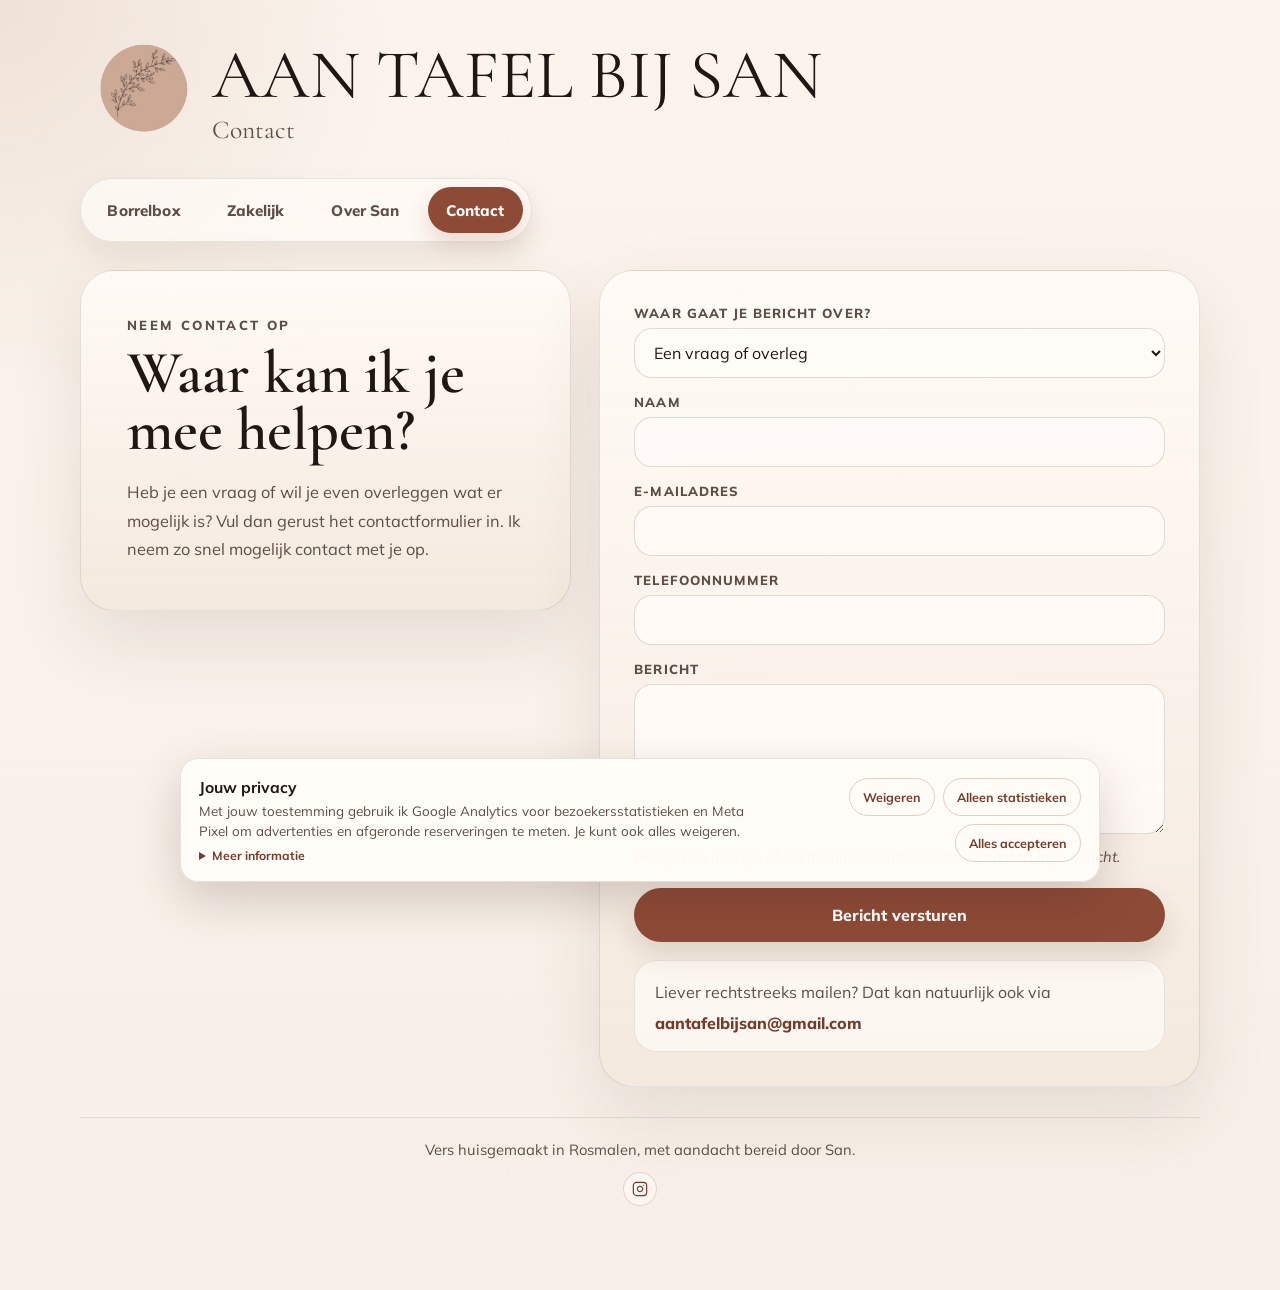
<file: contact.html>
<!doctype html>
<html lang="nl">
  <head>
    <meta charset="UTF-8" />
    <meta name="viewport" content="width=device-width, initial-scale=1.0" />
    <title>Contact | Aan Tafel Bij San</title>
    <meta
      name="description"
      content="Neem contact op met Aan Tafel Bij San voor vragen, overleg of mogelijkheden."
    />
    <link rel="preconnect" href="https://fonts.googleapis.com" />
    <link rel="preconnect" href="https://fonts.gstatic.com" crossorigin />
    <link
      href="https://fonts.googleapis.com/css2?family=Cormorant+Garamond:wght@400;500;600;700&family=Mulish:wght@400;600;700;800&display=swap"
      rel="stylesheet"
    />
    <link rel="stylesheet" href="styles.css?v=20261013-cookie-consent" />
    <style>
      .contact-shell {
        width: min(1120px, calc(100% - 32px));
        margin: 0 auto;
        padding: 40px 0 84px;
      }

      .brand-header {
        margin-bottom: 30px;
      }

      .top-nav {
        display: flex;
        justify-content: flex-start;
        margin: 0 0 28px;
      }

      .top-tabs {
        display: inline-flex;
        flex-wrap: wrap;
        gap: 10px;
        padding: 8px;
        border: 1px solid rgba(63, 42, 34, 0.1);
        border-radius: 999px;
        background: rgba(255, 251, 247, 0.72);
        box-shadow: 0 14px 30px rgba(79, 54, 42, 0.08);
      }

      .top-tab {
        display: inline-flex;
        align-items: center;
        justify-content: center;
        min-height: 46px;
        padding: 0.78rem 1.15rem;
        border-radius: 999px;
        color: var(--muted);
        text-decoration: none;
        font-size: 0.95rem;
        font-weight: 800;
        letter-spacing: 0.01em;
        transition:
          transform 160ms ease,
          background 160ms ease,
          color 160ms ease;
      }

      .top-tab:hover,
      .top-tab:focus-visible {
        transform: translateY(-2px);
        color: var(--ink);
      }

      .top-tab.is-active {
        background: var(--instagram);
        color: #fff;
        box-shadow: 0 10px 22px rgba(141, 74, 54, 0.18);
      }

      .contact-layout {
        display: grid;
        grid-template-columns: minmax(0, 0.9fr) minmax(320px, 1.1fr);
        gap: 28px;
        align-items: start;
      }

      .contact-card {
        border: 1px solid var(--line);
        border-radius: 34px;
        box-shadow: var(--shadow);
        background:
          linear-gradient(180deg, rgba(255, 250, 245, 0.96), rgba(243, 232, 221, 0.9)),
          linear-gradient(135deg, rgba(255, 255, 255, 0.35), transparent 40%);
      }

      .contact-intro {
        padding: clamp(30px, 4vw, 46px);
      }

      .contact-kicker {
        margin: 0;
        color: var(--muted);
        font-size: 0.82rem;
        font-weight: 800;
        letter-spacing: 0.18em;
        text-transform: uppercase;
      }

      .contact-title {
        margin: 12px 0 0;
        font-family: "Cormorant Garamond", serif;
        font-size: clamp(2.5rem, 4.7vw, 4rem);
        line-height: 0.94;
        font-weight: 600;
      }

      .contact-copy {
        margin: 20px 0 0;
        color: var(--muted);
        font-size: 1.02rem;
        line-height: 1.75;
      }

      .mail-card {
        margin-top: 18px;
        padding: 18px 20px;
        border: 1px solid rgba(63, 42, 34, 0.1);
        border-radius: 22px;
        background: rgba(255, 251, 247, 0.72);
      }

      .mail-card p {
        margin: 0;
        color: var(--muted);
        line-height: 1.65;
      }

      .mail-card a {
        display: inline-flex;
        margin-top: 8px;
        color: var(--instagram-dark);
        font-weight: 800;
        text-decoration: none;
      }

      .contact-form-card {
        padding: clamp(24px, 3.5vw, 34px);
      }

      .contact-form {
        display: grid;
        gap: 16px;
      }

      .form-row {
        display: grid;
        gap: 7px;
      }

      .form-row[hidden] {
        display: none;
      }

      .form-label {
        color: var(--muted);
        font-size: 0.82rem;
        font-weight: 800;
        letter-spacing: 0.08em;
        text-transform: uppercase;
      }

      .form-input,
      .form-select,
      .form-textarea {
        width: 100%;
        border: 1px solid rgba(63, 42, 34, 0.16);
        border-radius: 18px;
        background: rgba(255, 251, 247, 0.88);
        color: var(--ink);
        font: inherit;
        font-size: 1rem;
      }

      .form-input {
        min-height: 50px;
        padding: 0 15px;
      }

      .form-select {
        min-height: 50px;
        padding: 0 15px;
      }

      .form-textarea {
        min-height: 150px;
        padding: 14px 15px;
        resize: vertical;
      }

      .form-input:focus,
      .form-select:focus,
      .form-textarea:focus {
        outline: 2px solid rgba(141, 74, 54, 0.24);
        border-color: rgba(141, 74, 54, 0.46);
      }

      .form-note {
        margin: -4px 0 0;
        color: var(--muted);
        font-size: 0.92rem;
        font-style: italic;
        line-height: 1.5;
      }

      .contact-button {
        display: inline-flex;
        align-items: center;
        justify-content: center;
        min-height: 54px;
        margin-top: 4px;
        padding: 0.95rem 1.3rem;
        border: 0;
        border-radius: 999px;
        background: var(--instagram);
        color: #fff;
        box-shadow: 0 14px 28px rgba(79, 54, 42, 0.14);
        cursor: pointer;
        font: inherit;
        font-weight: 800;
        text-decoration: none;
        transition:
          transform 160ms ease,
          background 160ms ease;
      }

      .contact-button:hover,
      .contact-button:focus-visible {
        transform: translateY(-2px);
        background: var(--instagram-dark);
      }

      .page-footer {
        margin-top: 30px;
        padding: 20px 8px 0;
        border-top: 1px solid rgba(63, 42, 34, 0.1);
        color: var(--muted);
        font-size: 0.92rem;
        line-height: 1.6;
        text-align: center;
      }

      @media (max-width: 820px) {
        .contact-layout {
          grid-template-columns: 1fr;
        }
      }

      @media (max-width: 640px) {
        .contact-shell {
          width: min(100% - 22px, 1120px);
          padding-top: 28px;
          padding-bottom: 52px;
        }
      }
    </style>
    <script defer src="cookie-consent.js?v=20261013-meta-pixel"></script>
  </head>
  <body>
    <main class="contact-shell">
      <header class="brand-header">
        <div class="brand-seal" aria-hidden="true">
          <img src="brand-seal.png" alt="" />
        </div>
        <div class="brand-copy">
          <h1>Aan Tafel Bij San</h1>
          <p class="subtitle">Contact</p>
        </div>
      </header>

      <div class="top-nav" aria-label="Navigatie">
        <nav class="top-tabs">
          <a class="top-tab" href="index.html">Borrelbox</a>
          <a class="top-tab" href="zakelijk.html">Zakelijk</a>
          <a class="top-tab" href="over-san.html">Over San</a>
          <a class="top-tab is-active" href="contact.html">Contact</a>
        </nav>
      </div>

      <section class="contact-layout" aria-labelledby="contactTitle">
        <div class="contact-card contact-intro">
          <p class="contact-kicker">Neem contact op</p>
          <h2 class="contact-title" id="contactTitle">Waar kan ik je mee helpen?</h2>
          <p class="contact-copy" id="contactIntro">
            Heb je een vraag of wil je even overleggen wat er mogelijk is? Vul dan gerust het
            contactformulier in. Ik neem zo snel mogelijk contact met je op.
          </p>
        </div>

        <div class="contact-card contact-form-card">
          <form class="contact-form" id="contactForm" action="https://formsubmit.co/aantafelbijsan@gmail.com" method="POST">
            <input type="hidden" name="_subject" value="Nieuw contactbericht via Aan Tafel Bij San" />
            <input type="hidden" name="_captcha" value="false" />
            <input type="hidden" name="_template" value="table" />
            <input type="text" name="_honey" tabindex="-1" autocomplete="off" hidden />

            <div class="form-row">
              <label class="form-label" for="contactTopic">Waar gaat je bericht over?</label>
              <select class="form-select" id="contactTopic" name="onderwerp" required>
                <option value="vraag">Een vraag of overleg</option>
                <option value="xl">Luxe XL borrelbox voor 8 personen</option>
                <option value="maatwerk">Borrel voor een groter gezelschap</option>
              </select>
            </div>

            <div class="form-row">
              <label class="form-label" for="contactName">Naam</label>
              <input class="form-input" id="contactName" name="naam" type="text" autocomplete="name" required />
            </div>

            <div class="form-row">
              <label class="form-label" for="contactEmail">E-mailadres</label>
              <input class="form-input" id="contactEmail" name="email" type="email" autocomplete="email" required />
            </div>

            <div class="form-row">
              <label class="form-label" for="contactPhone">Telefoonnummer</label>
              <input class="form-input" id="contactPhone" name="telefoonnummer" type="tel" autocomplete="tel" />
            </div>

            <div class="form-row" id="xlDateRow" hidden>
              <label class="form-label" for="xlDate">Gewenste datum</label>
              <input class="form-input" id="xlDate" name="gewenste_datum" type="date" disabled />
            </div>

            <div class="form-row" id="xlQuantityRow" hidden>
              <label class="form-label" for="xlQuantity">Aantal XL-boxen</label>
              <input class="form-input" id="xlQuantity" name="aantal_xl_boxen" type="number" min="1" value="1" disabled />
            </div>

            <div class="form-row">
              <label class="form-label" for="contactMessage" id="contactMessageLabel">Bericht</label>
              <textarea class="form-textarea" id="contactMessage" name="bericht" required></textarea>
            </div>

            <p class="form-note">Heb je een allergie of voedselintolerantie? Vermeld dit dan in je bericht.</p>

            <button class="contact-button" id="contactSubmit" type="submit">Bericht versturen</button>
          </form>

          <div class="mail-card">
            <p>Liever rechtstreeks mailen? Dat kan natuurlijk ook via</p>
            <a href="mailto:aantafelbijsan@gmail.com">aantafelbijsan@gmail.com</a>
          </div>
        </div>
      </section>

      <footer class="page-footer">
        <p>Vers huisgemaakt in Rosmalen, met aandacht bereid door San.</p>
        <a class="footer-instagram" href="https://www.instagram.com/aantafelbijsan/" target="_blank" rel="noopener noreferrer" aria-label="Aan Tafel bij San op Instagram">
          <svg viewBox="0 0 24 24" aria-hidden="true"><rect x="2" y="2" width="20" height="20" rx="5" /><path d="M16 11.37A4 4 0 1 1 12.63 8 4 4 0 0 1 16 11.37z" /><path d="M17.5 6.5h.01" /></svg>
        </a>
      </footer>
    </main>
    <script>
      const contactTopic = document.getElementById("contactTopic");
      const xlDate = document.getElementById("xlDate");
      const xlQuantity = document.getElementById("xlQuantity");
      const contactMessage = document.getElementById("contactMessage");
      const subject = document.querySelector('#contactForm input[name="_subject"]');

      function updateContactTopic() {
        const isXl = contactTopic.value === "xl";
        document.getElementById("xlDateRow").hidden = !isXl;
        document.getElementById("xlQuantityRow").hidden = !isXl;
        xlDate.disabled = !isXl;
        xlQuantity.disabled = !isXl;
        xlDate.required = isXl;
        xlQuantity.required = isXl;
        contactMessage.required = !isXl;
        document.getElementById("contactMessageLabel").textContent = isXl ? "Bericht (optioneel)" : "Bericht";
        subject.value = isXl
          ? "Aanvraag Luxe XL borrelbox via Aan Tafel Bij San"
          : "Nieuw contactbericht via Aan Tafel Bij San";
        document.getElementById("contactSubmit").textContent = isXl ? "Aanvraag versturen" : "Bericht versturen";
        document.getElementById("contactTitle").textContent = isXl
          ? "Luxe XL borrelbox aanvragen"
          : "Waar kan ik je mee helpen?";
        document.getElementById("contactIntro").textContent = isXl
          ? "Vul je gegevens, de gewenste datum en het aantal XL-boxen in. Ik neem contact met je op om je bestelling te bevestigen."
          : "Heb je een vraag of wil je even overleggen wat er mogelijk is? Vul dan gerust het contactformulier in. Ik neem zo snel mogelijk contact met je op.";
      }

      if (new URLSearchParams(window.location.search).get("aanvraag") === "xl") {
        contactTopic.value = "xl";
      }
      contactTopic.addEventListener("change", updateContactTopic);
      updateContactTopic();
    </script>
  </body>
</html>
</file>
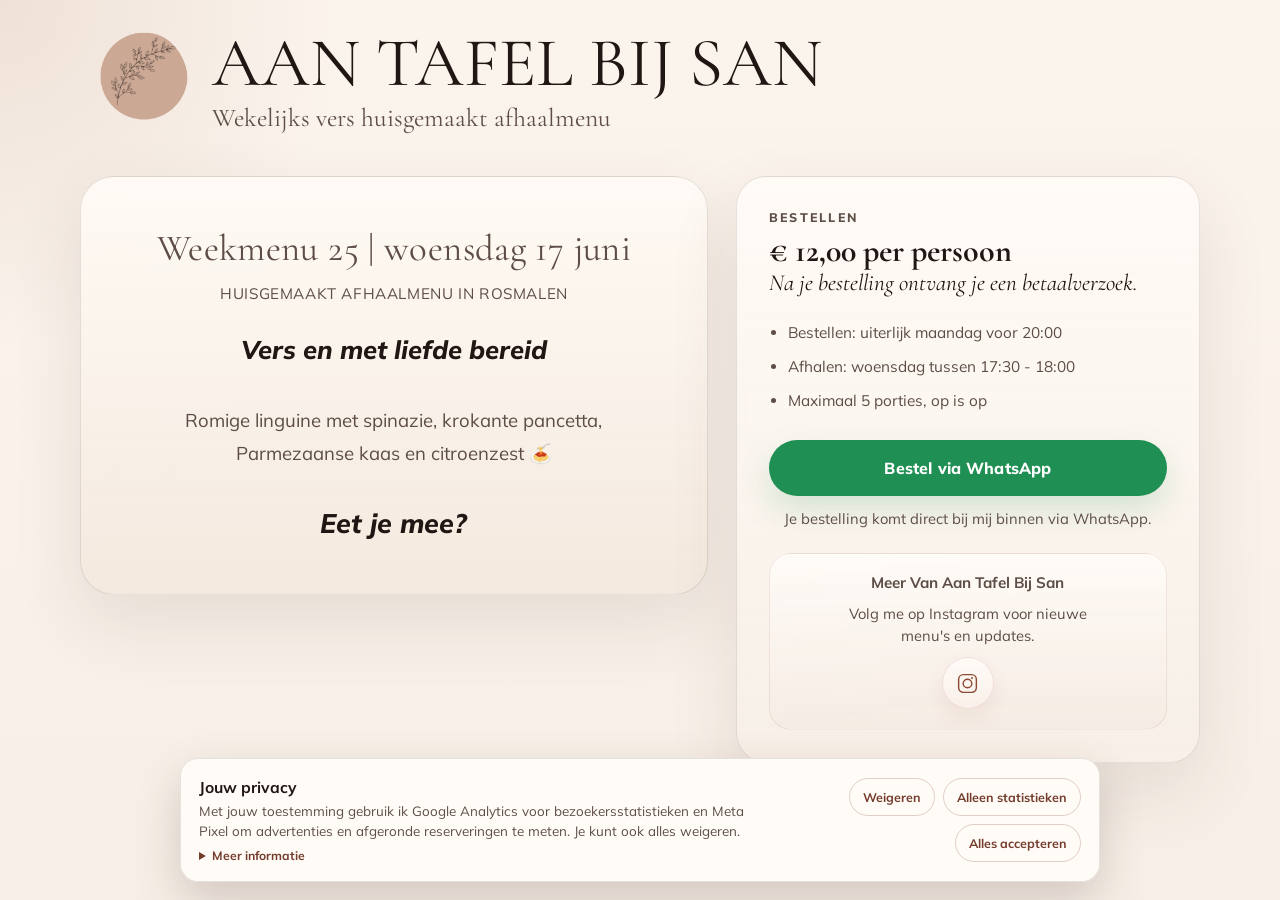
<file: flyer.html>
<!doctype html>
<html lang="nl">
  <head>
    <meta charset="UTF-8" />
    <meta name="viewport" content="width=device-width, initial-scale=1.0" />
    <title>Wekelijks afhaalmenu in Rosmalen | Aan Tafel Bij San</title>
    <meta
      name="description"
      content="Bekijk het wekelijkse huisgemaakte afhaalmenu van Aan Tafel Bij San in Rosmalen en bestel direct via WhatsApp."
    />
    <link rel="preconnect" href="https://fonts.googleapis.com" />
    <link rel="preconnect" href="https://fonts.gstatic.com" crossorigin />
    <link
      href="https://fonts.googleapis.com/css2?family=Cormorant+Garamond:wght@400;500;600;700&amp;family=Mulish:wght@400;600;700;800&amp;display=swap"
      rel="stylesheet"
    />
    <link rel="stylesheet" href="styles.css?v=20261013-cookie-consent" />
    <script defer src="cookie-consent.js?v=20261013-meta-pixel"></script>
  </head>
  <body>
    <main class="page">
      <header class="brand-header">
        <div class="brand-seal" aria-hidden="true">
          <img src="brand-seal.png" alt="" />
        </div>
        <div class="brand-copy">
          <h1 id="businessName">Aan Tafel Bij San</h1>
          <p class="subtitle" id="businessSubtitle">
            Wekelijks vers huisgemaakt afhaalmenu
          </p>
          <p class="preview-note" id="previewNote"></p>
        </div>
      </header>

      <section class="hero-layout">
        <section class="menu-card">
          <div id="menuContent">
            <p class="week-line">
              <span id="menuWeekLabel">Weekmenu 15</span>
              <span aria-hidden="true">|</span>
              <span id="menuServingDate">woensdag 8 april</span>
            </p>

            <p class="local-note">Huisgemaakt afhaalmenu in Rosmalen</p>
            <p class="tagline" id="menuTagline">Even niet koken, wel genieten</p>

            <p class="menu-sentence">
              <span id="menuDishTitle">Kippendij in romige champignonsaus</span>
              <span id="menuDishDescription">met oregano-krieltjes en boontjes met knoflook</span>
            </p>
            <p class="invitation" id="menuInvitation">Eet je mee?</p>
          </div>

        </section>

        <aside class="order-card">
          <div id="orderContent">
            <p class="order-label">Bestellen</p>
            <p class="price" id="menuPrice">€ 12,00 per persoon</p>
            <p class="payment-note" id="paymentMethod">Betaling vooraf via Tikkie</p>

            <ul class="details-list">
              <li id="orderDeadline">Bestellen: uiterlijk maandag voor 20:00</li>
              <li id="pickupMomentItem">
                <span id="pickupMoment">Afhalen: woensdag tussen 17:30 - 18:00</span>
              </li>
              <li id="pickupAddressItem">
                <span id="pickupAddress">Bloesemgeel 13, Rosmalen</span>
              </li>
              <li id="maxPortionsText">Maximaal 5 porties, op is op</li>
            </ul>

            <div class="action-group">
              <a class="whatsapp-button" id="whatsAppLink" href="#">
                Bestel via WhatsApp
              </a>
            </div>

            <p class="trust-note">
              Je bestelling komt direct bij mij binnen via WhatsApp.
            </p>
          </div>

          <div class="social-block" id="socialBlock" hidden>
            <p class="social-label">Meer Van Aan Tafel Bij San</p>
            <p class="social-note">Volg me op Instagram voor nieuwe menu's en updates.</p>
            <a
              class="instagram-link"
              id="instagramLink"
              href="#"
              aria-label="Volg Aan Tafel Bij San op Instagram"
              title="Volg Aan Tafel Bij San op Instagram"
              target="_blank"
              rel="noopener noreferrer"
              hidden
            >
              <svg viewBox="0 0 24 24" aria-hidden="true" focusable="false">
                <path
                  d="M7.75 2h8.5A5.75 5.75 0 0 1 22 7.75v8.5A5.75 5.75 0 0 1 16.25 22h-8.5A5.75 5.75 0 0 1 2 16.25v-8.5A5.75 5.75 0 0 1 7.75 2Zm0 1.5A4.25 4.25 0 0 0 3.5 7.75v8.5a4.25 4.25 0 0 0 4.25 4.25h8.5a4.25 4.25 0 0 0 4.25-4.25v-8.5a4.25 4.25 0 0 0-4.25-4.25h-8.5Zm8.95 1.75a1.05 1.05 0 1 1 0 2.1 1.05 1.05 0 0 1 0-2.1ZM12 6.75A5.25 5.25 0 1 1 6.75 12 5.26 5.26 0 0 1 12 6.75Zm0 1.5A3.75 3.75 0 1 0 15.75 12 3.75 3.75 0 0 0 12 8.25Z"
                />
              </svg>
            </a>
          </div>
        </aside>
      </section>
    </main>

    <script src="script.js?v=20260409-0945"></script>
  </body>
</html>
</file>
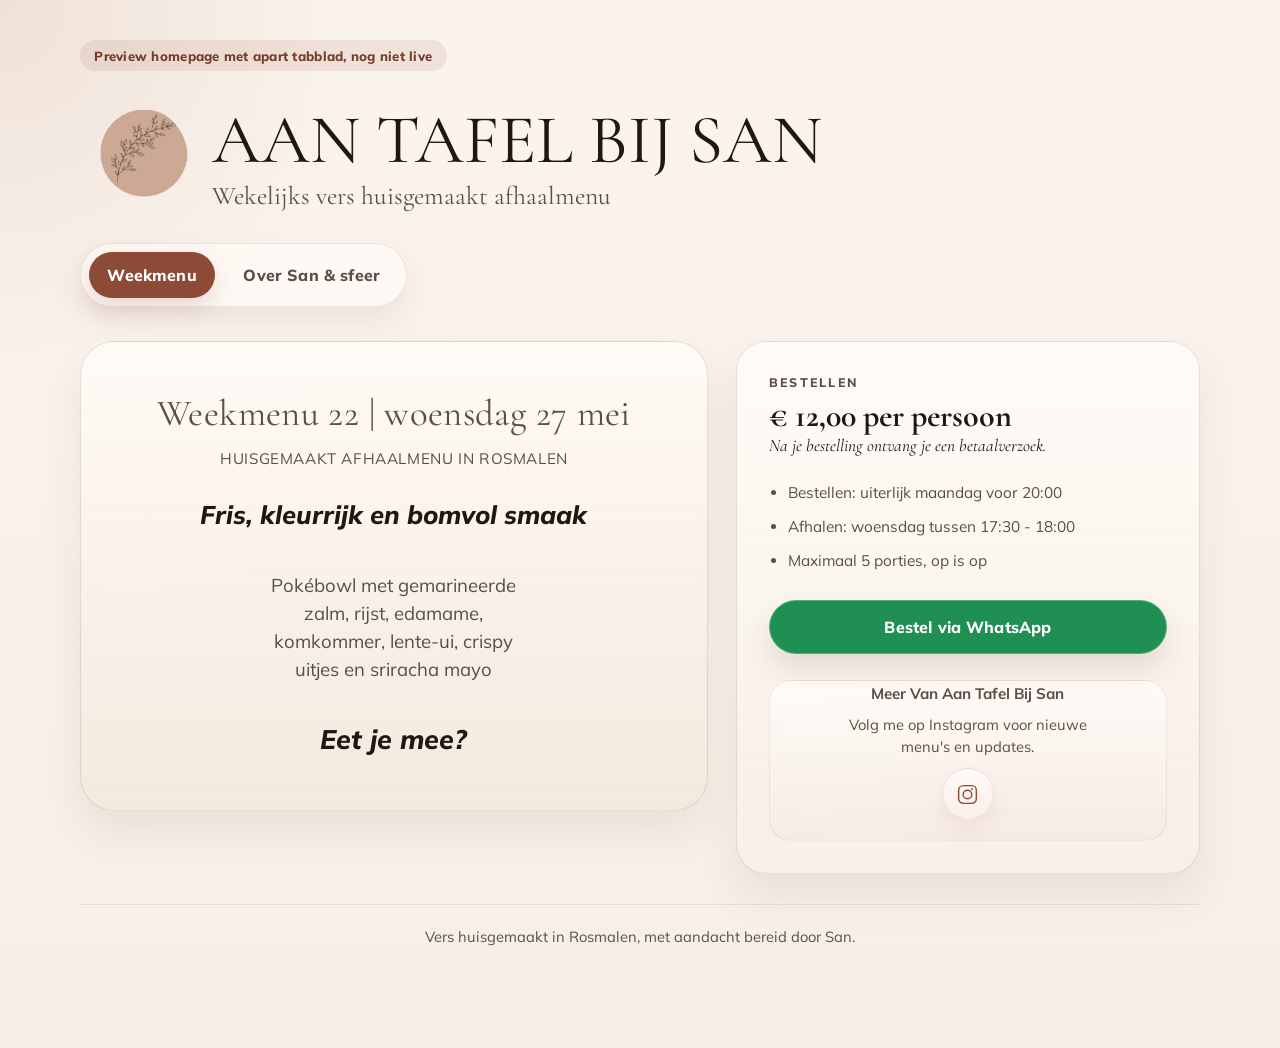
<file: homepage-tab-preview.html>
<!doctype html>
<html lang="nl">
  <head>
    <meta charset="UTF-8" />
    <meta name="viewport" content="width=device-width, initial-scale=1.0" />
    <title>Homepage Preview | Aan Tafel Bij San</title>
    <meta
      name="description"
      content="Preview van de homepage met een apart tabblad voor sfeer en verhaal."
    />
    <link rel="preconnect" href="https://fonts.googleapis.com" />
    <link rel="preconnect" href="https://fonts.gstatic.com" crossorigin />
    <link
      href="https://fonts.googleapis.com/css2?family=Cormorant+Garamond:wght@400;500;600;700&family=Mulish:wght@400;600;700;800&display=swap"
      rel="stylesheet"
    />
    <link rel="stylesheet" href="styles.css?v=20260517-livefix" />
    <style>
      body {
        min-height: 100vh;
      }

      .preview-shell {
        width: min(1120px, calc(100% - 32px));
        margin: 0 auto;
        padding: 40px 0 84px;
      }

      .preview-pill {
        display: inline-flex;
        align-items: center;
        margin: 0 0 26px;
        padding: 0.48rem 0.9rem;
        border-radius: 999px;
        background: rgba(141, 74, 54, 0.1);
        color: var(--instagram-dark);
        font-size: 0.82rem;
        font-weight: 800;
        letter-spacing: 0.02em;
      }

      .brand-header {
        margin: 8px 0 30px;
      }

      .preview-nav {
        display: flex;
        justify-content: flex-start;
        margin: 0 0 34px;
      }

      .preview-tabs {
        display: inline-flex;
        flex-wrap: wrap;
        gap: 10px;
        padding: 8px;
        border: 1px solid rgba(63, 42, 34, 0.1);
        border-radius: 999px;
        background: rgba(255, 251, 247, 0.72);
        box-shadow: 0 14px 30px rgba(79, 54, 42, 0.08);
      }

      .preview-tab {
        display: inline-flex;
        align-items: center;
        justify-content: center;
        min-height: 46px;
        padding: 0.78rem 1.15rem;
        border-radius: 999px;
        color: var(--muted);
        text-decoration: none;
        font-weight: 800;
        letter-spacing: 0.01em;
        transition:
          transform 160ms ease,
          background 160ms ease,
          color 160ms ease;
      }

      .preview-tab:hover,
      .preview-tab:focus-visible {
        transform: translateY(-2px);
        color: var(--ink);
      }

      .preview-tab.is-active {
        background: var(--instagram);
        color: #fff;
        box-shadow: 0 10px 22px rgba(141, 74, 54, 0.18);
      }

      .hero-layout {
        gap: 28px;
        align-items: start;
      }

      .menu-card,
      .order-card {
        box-shadow: 0 22px 42px rgba(79, 54, 42, 0.08);
      }

      .order-card .whatsapp-button {
        min-height: 54px;
        border: 1px solid rgba(255, 255, 255, 0.25);
        box-shadow: 0 14px 28px rgba(79, 54, 42, 0.14);
      }

      .order-card .payment-note {
        font-size: clamp(1.08rem, 1.35vw, 1.3rem);
        line-height: 1.12;
      }

      .social-block {
        padding-top: 2px;
      }

      .preview-footer {
        margin-top: 30px;
        padding: 20px 8px 0;
        border-top: 1px solid rgba(63, 42, 34, 0.1);
        color: var(--muted);
        font-size: 0.92rem;
        line-height: 1.6;
        text-align: center;
      }

      @media (max-width: 640px) {
        .preview-shell {
          width: min(100% - 22px, 1120px);
          padding-top: 28px;
          padding-bottom: 52px;
        }
      }
    </style>
  </head>
  <body>
    <main class="preview-shell">
      <p class="preview-pill">Preview homepage met apart tabblad, nog niet live</p>

      <header class="brand-header">
        <div class="brand-seal" aria-hidden="true">
          <img src="brand-seal.png" alt="" />
        </div>
        <div class="brand-copy">
          <h1>Aan Tafel Bij San</h1>
          <p class="subtitle">Wekelijks vers huisgemaakt afhaalmenu</p>
        </div>
      </header>

      <div class="preview-nav" aria-label="Preview navigatie">
        <nav class="preview-tabs">
          <a class="preview-tab is-active" href="homepage-tab-preview.html">Weekmenu</a>
          <a class="preview-tab" href="sfeer-verhaal-preview-zonder-tekst.html">Over San &amp; sfeer</a>
        </nav>
      </div>

      <section class="hero-layout">
        <section class="menu-card">
          <div id="menuContent">
            <p class="week-line">
              <span>Weekmenu 22</span>
              <span aria-hidden="true">|</span>
              <span>woensdag 27 mei</span>
            </p>

            <p class="local-note">Huisgemaakt afhaalmenu in Rosmalen</p>
            <p class="tagline">Fris, kleurrijk en bomvol smaak</p>

            <p class="menu-sentence">
              <span>Pokébowl met gemarineerde zalm, rijst, edamame,</span>
              <span>komkommer, lente-ui, crispy uitjes en sriracha mayo</span>
            </p>
            <p class="invitation">Eet je mee?</p>
          </div>
        </section>

        <aside class="order-card">
          <div id="orderContent">
            <p class="order-label">Bestellen</p>
            <p class="price">€ 12,00 per persoon</p>
            <p class="payment-note">Na je bestelling ontvang je een betaalverzoek.</p>

            <ul class="details-list">
              <li>Bestellen: uiterlijk maandag voor 20:00</li>
              <li>Afhalen: woensdag tussen 17:30 - 18:00</li>
              <li>Maximaal 5 porties, op is op</li>
            </ul>

            <div class="action-group">
              <a class="whatsapp-button" href="#">
                Bestel via WhatsApp
              </a>
            </div>
          </div>

          <div class="social-block" style="margin-top: 26px">
            <p class="social-label">Meer Van Aan Tafel Bij San</p>
            <p class="social-note">Volg me op Instagram voor nieuwe menu's en updates.</p>
            <a
              class="instagram-link"
              href="https://www.instagram.com/aantafelbijsan?igsh=b2RhMmhzMG9hcHN0&utm_source=qr"
              aria-label="Volg Aan Tafel Bij San op Instagram"
              title="Volg Aan Tafel Bij San op Instagram"
              target="_blank"
              rel="noopener noreferrer"
            >
              <svg viewBox="0 0 24 24" aria-hidden="true" focusable="false">
                <path
                  d="M7.75 2h8.5A5.75 5.75 0 0 1 22 7.75v8.5A5.75 5.75 0 0 1 16.25 22h-8.5A5.75 5.75 0 0 1 2 16.25v-8.5A5.75 5.75 0 0 1 7.75 2Zm0 1.5A4.25 4.25 0 0 0 3.5 7.75v8.5a4.25 4.25 0 0 0 4.25 4.25h8.5a4.25 4.25 0 0 0 4.25-4.25v-8.5a4.25 4.25 0 0 0-4.25-4.25h-8.5Zm8.95 1.75a1.05 1.05 0 1 1 0 2.1 1.05 1.05 0 0 1 0-2.1ZM12 6.75A5.25 5.25 0 1 1 6.75 12 5.26 5.26 0 0 1 12 6.75Zm0 1.5A3.75 3.75 0 1 0 15.75 12 3.75 3.75 0 0 0 12 8.25Z"
                />
              </svg>
            </a>
          </div>
        </aside>
      </section>

      <p class="preview-footer">Vers huisgemaakt in Rosmalen, met aandacht bereid door San.</p>

    </main>
  </body>
</html>
</file>
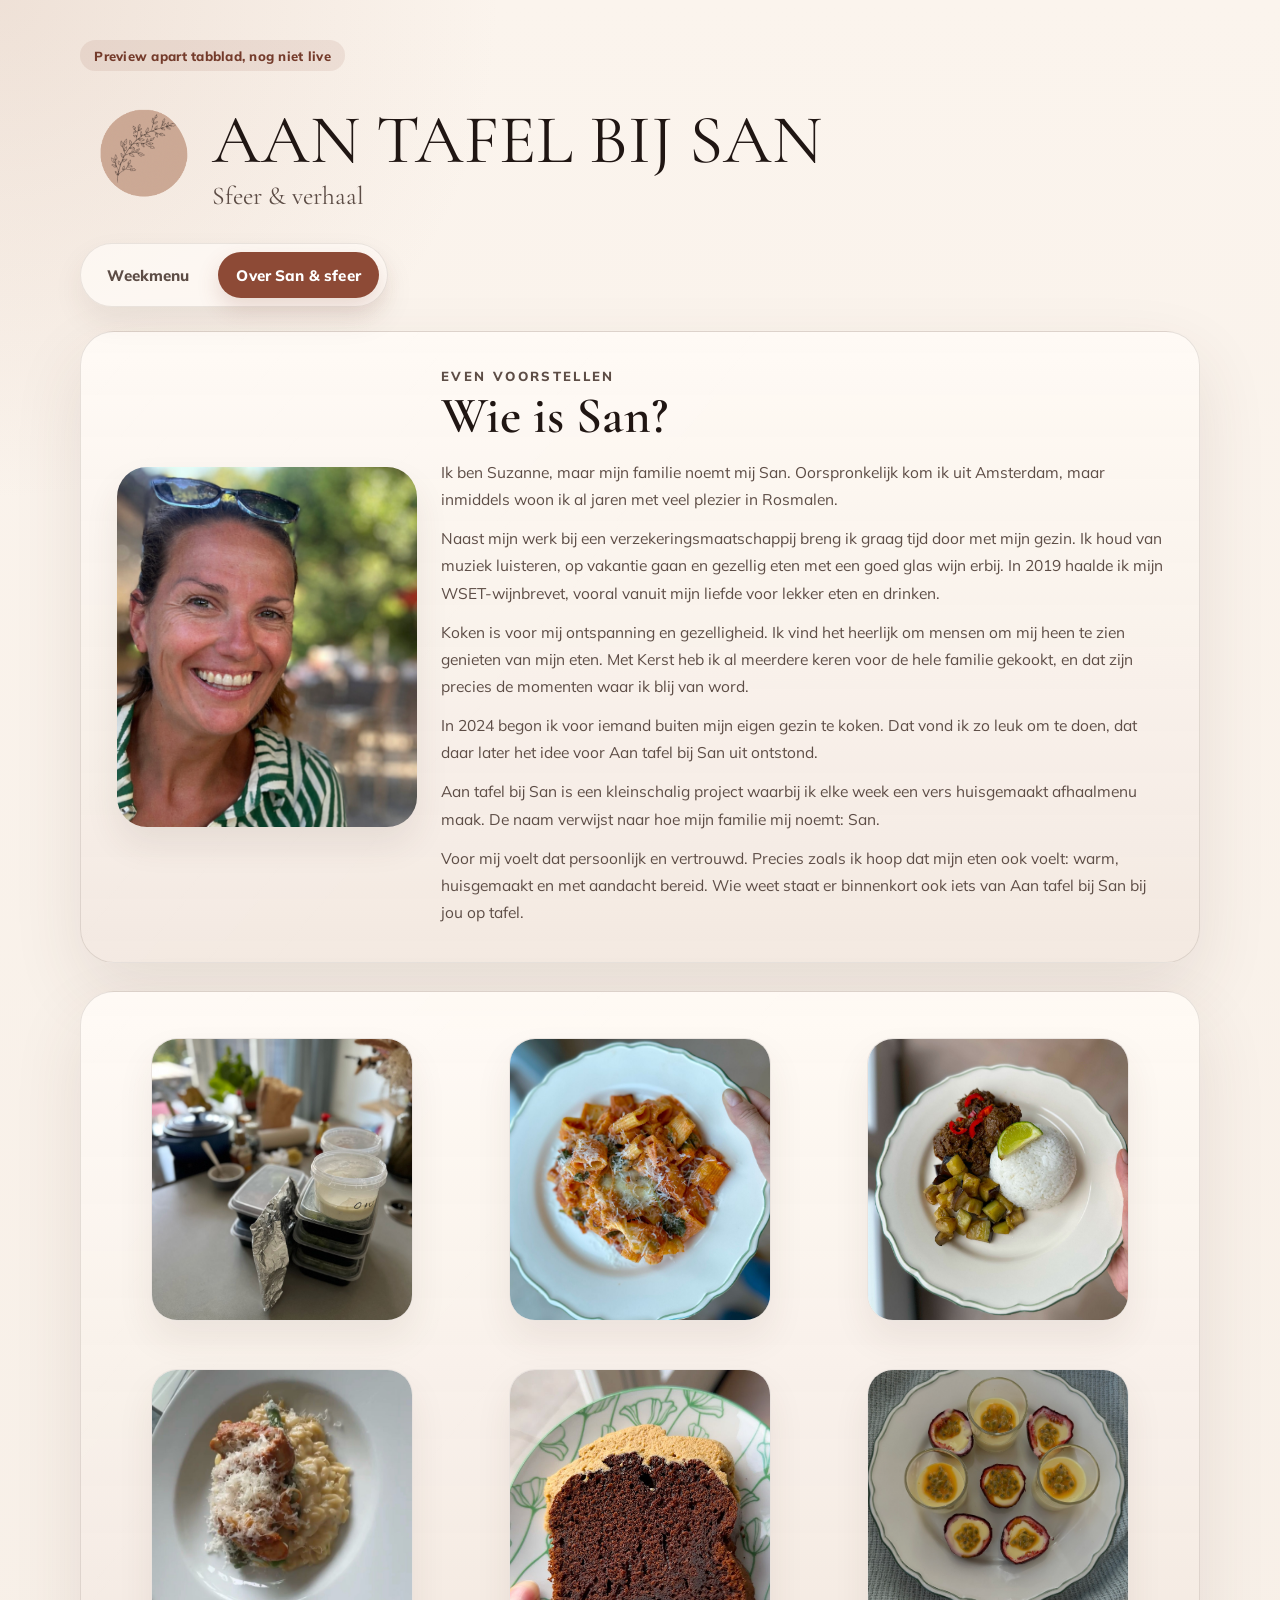
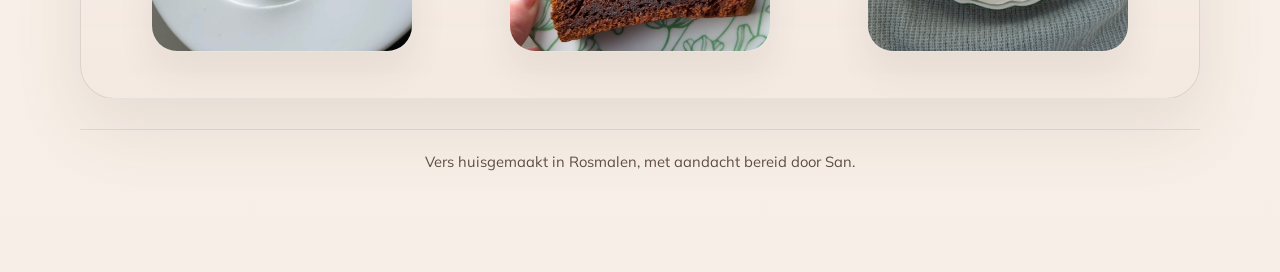
<file: sfeer-verhaal-preview-zonder-tekst.html>
<!doctype html>
<html lang="nl">
  <head>
    <meta charset="UTF-8" />
    <meta name="viewport" content="width=device-width, initial-scale=1.0" />
    <title>Sfeer & Verhaal Preview Zonder Tekst | Aan Tafel Bij San</title>
    <meta
      name="description"
      content="Preview van een apart tabblad met sfeer en verhaal voor Aan Tafel Bij San, zonder tekst bij de foto's."
    />
    <link rel="preconnect" href="https://fonts.googleapis.com" />
    <link rel="preconnect" href="https://fonts.gstatic.com" crossorigin />
    <link
      href="https://fonts.googleapis.com/css2?family=Cormorant+Garamond:wght@400;500;600;700&family=Mulish:wght@400;600;700;800&display=swap"
      rel="stylesheet"
    />
    <link rel="stylesheet" href="styles.css?v=20260517-livefix" />
    <style>
      body {
        min-height: 100vh;
      }

      .story-shell {
        width: min(1120px, calc(100% - 32px));
        margin: 0 auto;
        padding: 40px 0 84px;
      }

      .preview-pill {
        display: inline-flex;
        align-items: center;
        margin: 0 0 26px;
        padding: 0.48rem 0.9rem;
        border-radius: 999px;
        background: rgba(141, 74, 54, 0.1);
        color: var(--instagram-dark);
        font-size: 0.82rem;
        font-weight: 800;
        letter-spacing: 0.02em;
      }

      .brand-header {
        margin: 8px 0 30px;
      }

      .preview-nav {
        display: flex;
        justify-content: flex-start;
        margin: 0 0 24px;
      }

      .preview-tabs {
        display: flex;
        flex-direction: row;
        flex-wrap: wrap;
        gap: 10px;
        padding: 8px;
        border: 1px solid rgba(63, 42, 34, 0.1);
        border-radius: 999px;
        background: rgba(255, 251, 247, 0.72);
        box-shadow: 0 14px 30px rgba(79, 54, 42, 0.08);
      }

      .preview-tab {
        display: inline-flex;
        align-items: center;
        justify-content: center;
        min-height: 46px;
        padding: 0.78rem 1.15rem;
        border-radius: 999px;
        color: var(--muted);
        text-decoration: none;
        font-size: 0.95rem;
        font-weight: 800;
        letter-spacing: 0.01em;
        transition:
          transform 160ms ease,
          background 160ms ease,
          color 160ms ease;
      }

      .preview-tab:hover,
      .preview-tab:focus-visible {
        transform: translateY(-2px);
        color: var(--ink);
      }

      .preview-tab.is-active {
        background: var(--instagram);
        color: #fff;
        box-shadow: 0 10px 22px rgba(141, 74, 54, 0.18);
      }

      .intro-card,
      .gallery-card {
        border: 1px solid var(--line);
        border-radius: 34px;
        box-shadow: var(--shadow);
        background:
          linear-gradient(180deg, rgba(255, 250, 245, 0.96), rgba(242, 232, 224, 0.9)),
          linear-gradient(130deg, rgba(255, 255, 255, 0.45), transparent 46%);
      }

      .intro-card {
        padding: clamp(24px, 3.6vw, 36px);
      }

      .intro-grid {
        display: grid;
        grid-template-columns: 300px minmax(0, 1fr);
        gap: 24px;
        align-items: center;
      }

      .intro-photo {
        overflow: hidden;
        border-radius: 30px;
        aspect-ratio: 0.9 / 1.08;
        box-shadow: 0 18px 34px rgba(79, 54, 42, 0.09);
      }

      .intro-photo img {
        display: block;
        width: 100%;
        height: 100%;
        object-fit: cover;
      }

      .story-kicker {
        margin: 0;
        color: var(--muted);
        font-size: 0.82rem;
        font-weight: 800;
        letter-spacing: 0.18em;
        text-transform: uppercase;
      }

      .story-title {
        margin: 8px 0 0;
        font-family: "Cormorant Garamond", serif;
        font-size: clamp(2.2rem, 4vw, 3.35rem);
        line-height: 0.95;
        font-weight: 600;
      }

      .story-lead {
        max-width: 42ch;
        margin: 14px 0 0;
        color: var(--muted);
        font-size: 1rem;
        line-height: 1.72;
      }

      .story-text {
        display: grid;
        gap: 12px;
        margin-top: 18px;
      }

      .story-text p {
        margin: 0;
        color: var(--muted);
        font-size: 0.97rem;
        line-height: 1.75;
      }

      .gallery-card {
        margin-top: 28px;
        padding: clamp(22px, 3.2vw, 30px);
      }

      .gallery-grid {
        display: grid;
        grid-template-columns: repeat(3, minmax(0, 1fr));
        gap: 16px;
      }

      .gallery-item {
        overflow: hidden;
        border: 1px solid rgba(63, 42, 34, 0.1);
        border-radius: 26px;
        background: rgba(255, 251, 247, 0.86);
        box-shadow: 0 18px 36px rgba(79, 54, 42, 0.08);
      }

      .gallery-item img {
        display: block;
        width: 100%;
        aspect-ratio: 1 / 1.08;
        object-fit: cover;
      }

      .preview-footer {
        margin-top: 30px;
        padding: 20px 8px 0;
        border-top: 1px solid rgba(63, 42, 34, 0.1);
        color: var(--muted);
        font-size: 0.92rem;
        line-height: 1.6;
        text-align: center;
      }

      @media (max-width: 900px) {
        .intro-grid,
        .gallery-grid {
          grid-template-columns: 1fr;
        }
      }

      @media (max-width: 640px) {
        .story-shell {
          width: min(100% - 22px, 1120px);
          padding-top: 28px;
          padding-bottom: 52px;
        }
      }
    </style>
  </head>
  <body>
    <main class="story-shell">
      <p class="preview-pill">Preview apart tabblad, nog niet live</p>

      <header class="brand-header">
        <div class="brand-seal" aria-hidden="true">
          <img src="brand-seal.png" alt="" />
        </div>
        <div class="brand-copy">
          <h1>Aan Tafel Bij San</h1>
          <p class="subtitle">Sfeer &amp; verhaal</p>
        </div>
      </header>

      <div class="preview-nav" aria-label="Preview navigatie">
        <nav class="preview-tabs">
          <a class="preview-tab" href="homepage-tab-preview.html">Weekmenu</a>
          <a class="preview-tab is-active" href="sfeer-verhaal-preview-zonder-tekst.html">Over San &amp; sfeer</a>
        </nav>
      </div>

      <section class="intro-card" aria-labelledby="storyTitle">
        <div class="intro-grid">
          <div class="intro-photo">
            <img src="foto-san-nieuw-website.png" alt="Suzanne van Aan Tafel Bij San" />
          </div>

          <div>
            <p class="story-kicker">Even voorstellen</p>
            <h2 class="story-title" id="storyTitle">Wie is San?</h2>
            <div class="story-text">
              <p>
                Ik ben Suzanne, maar mijn familie noemt mij San.
                Oorspronkelijk kom ik uit Amsterdam, maar inmiddels woon ik al
                jaren met veel plezier in Rosmalen.
              </p>
              <p>
                Naast mijn werk bij een verzekeringsmaatschappij breng ik
                graag tijd door met mijn gezin. Ik houd van muziek luisteren,
                op vakantie gaan en gezellig eten met een goed glas wijn
                erbij. In 2019 haalde ik mijn WSET-wijnbrevet, vooral vanuit
                mijn liefde voor lekker eten en drinken.
              </p>
              <p>
                Koken is voor mij ontspanning en gezelligheid. Ik vind het
                heerlijk om mensen om mij heen te zien genieten van mijn eten.
                Met Kerst heb ik al meerdere keren voor de hele familie
                gekookt, en dat zijn precies de momenten waar ik blij van word.
              </p>
              <p>
                In 2024 begon ik voor iemand buiten mijn eigen gezin te koken.
                Dat vond ik zo leuk om te doen, dat daar later het idee voor
                Aan tafel bij San uit ontstond.
              </p>
              <p>
                Aan tafel bij San is een kleinschalig project waarbij ik elke
                week een vers huisgemaakt afhaalmenu maak. De naam verwijst
                naar hoe mijn familie mij noemt: San.
              </p>
              <p>
                Voor mij voelt dat persoonlijk en vertrouwd. Precies zoals ik
                hoop dat mijn eten ook voelt: warm, huisgemaakt en met aandacht
                bereid. Wie weet staat er binnenkort ook iets van Aan tafel bij
                San bij jou op tafel.
              </p>
            </div>
          </div>
        </div>
      </section>

      <section class="gallery-card" aria-label="Sfeerfoto's">
        <div class="gallery-grid">
          <figure class="gallery-item">
            <img src="sfeer-verpakking.jpeg" alt="Verse maaltijden van Aan Tafel Bij San klaar op het aanrecht" />
          </figure>

          <figure class="gallery-item">
            <img src="sfeer-pasta.jpeg" alt="Pasta op een bord van Aan Tafel Bij San" />
          </figure>

          <figure class="gallery-item">
            <img src="sfeer-rendang.jpeg" alt="Rendang met rijst op een bord van Aan Tafel Bij San" />
          </figure>

          <figure class="gallery-item">
            <img src="sfeer-kip.jpeg" alt="Kipgerecht op een wit bord van Aan Tafel Bij San" />
          </figure>

          <figure class="gallery-item">
            <img src="sfeer-cake.jpeg" alt="Plak cake op een bord van Aan Tafel Bij San" />
          </figure>

          <figure class="gallery-item">
            <img src="sfeer-dessert.jpeg" alt="Dessert met passievrucht op een bord van Aan Tafel Bij San" />
          </figure>
        </div>
      </section>

      <p class="preview-footer">Vers huisgemaakt in Rosmalen, met aandacht bereid door San.</p>
    </main>
  </body>
</html>
</file>
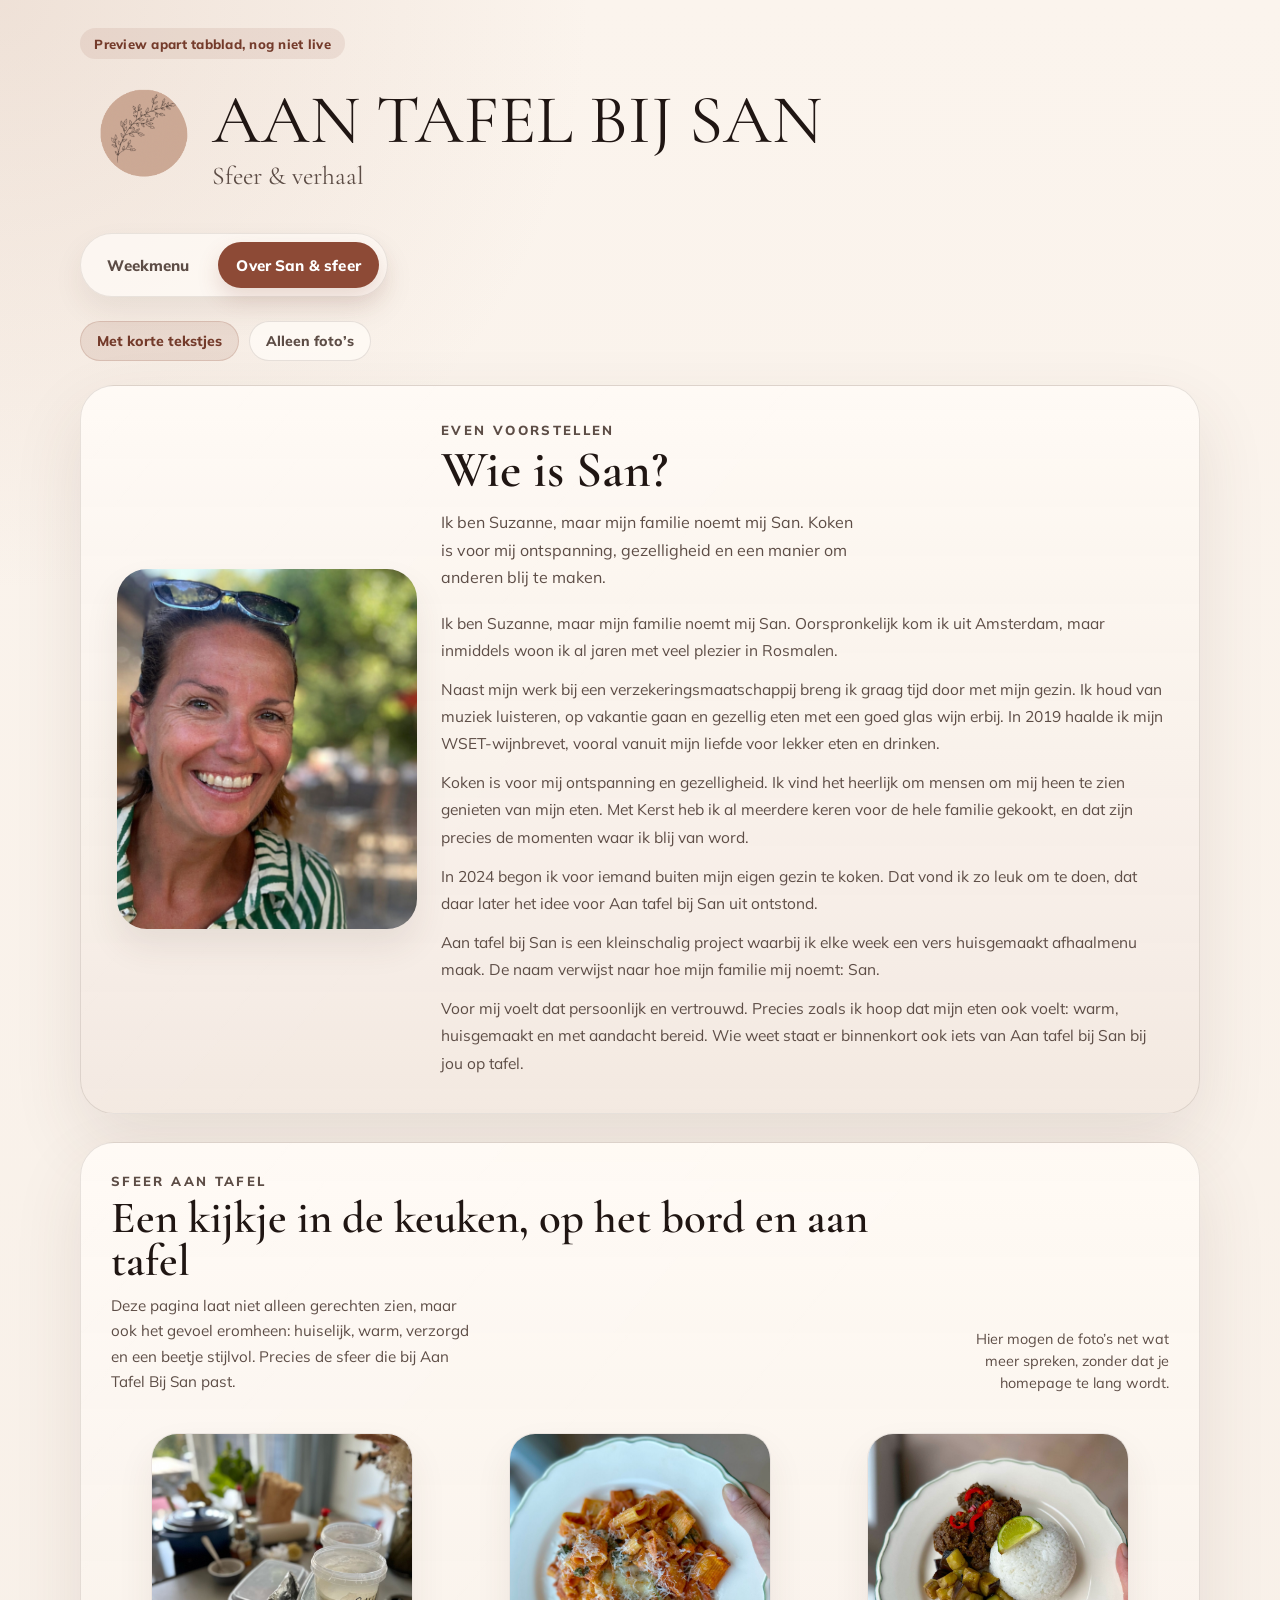
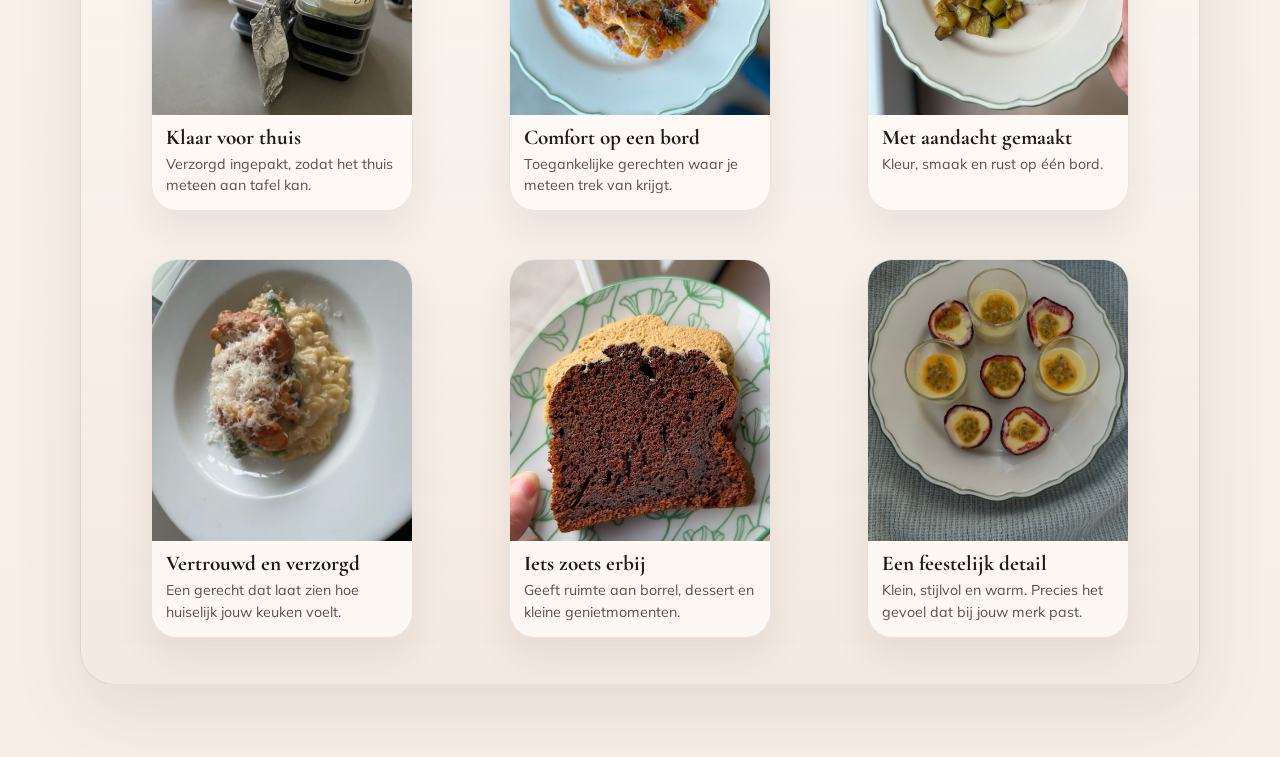
<file: sfeer-verhaal-preview.html>
<!doctype html>
<html lang="nl">
  <head>
    <meta charset="UTF-8" />
    <meta name="viewport" content="width=device-width, initial-scale=1.0" />
    <title>Sfeer & Verhaal Preview | Aan Tafel Bij San</title>
    <meta
      name="description"
      content="Preview van een apart tabblad met sfeer en verhaal voor Aan Tafel Bij San."
    />
    <link rel="preconnect" href="https://fonts.googleapis.com" />
    <link rel="preconnect" href="https://fonts.gstatic.com" crossorigin />
    <link
      href="https://fonts.googleapis.com/css2?family=Cormorant+Garamond:wght@400;500;600;700&family=Mulish:wght@400;600;700;800&display=swap"
      rel="stylesheet"
    />
    <link rel="stylesheet" href="styles.css?v=20260517-livefix" />
    <style>
      body {
        min-height: 100vh;
      }

      .story-shell {
        width: min(1120px, calc(100% - 32px));
        margin: 0 auto;
        padding: 28px 0 72px;
      }

      .preview-pill {
        display: inline-flex;
        align-items: center;
        margin: 0 0 26px;
        padding: 0.48rem 0.9rem;
        border-radius: 999px;
        background: rgba(141, 74, 54, 0.1);
        color: var(--instagram-dark);
        font-size: 0.82rem;
        font-weight: 800;
        letter-spacing: 0.02em;
      }

      .preview-nav {
        display: flex;
        justify-content: flex-start;
        margin: 0 0 24px;
      }

      .preview-tabs {
        display: flex;
        flex-direction: row;
        flex-wrap: wrap;
        gap: 10px;
        padding: 8px;
        border: 1px solid rgba(63, 42, 34, 0.1);
        border-radius: 999px;
        background: rgba(255, 251, 247, 0.72);
        box-shadow: 0 14px 30px rgba(79, 54, 42, 0.08);
      }

      .preview-tab {
        display: inline-flex;
        align-items: center;
        justify-content: center;
        min-height: 46px;
        padding: 0.78rem 1.15rem;
        border-radius: 999px;
        color: var(--muted);
        text-decoration: none;
        font-size: 0.95rem;
        font-weight: 800;
        letter-spacing: 0.01em;
        transition:
          transform 160ms ease,
          background 160ms ease,
          color 160ms ease;
      }

      .preview-tab:hover,
      .preview-tab:focus-visible {
        transform: translateY(-2px);
        color: var(--ink);
      }

      .preview-tab.is-active {
        background: var(--instagram);
        color: #fff;
        box-shadow: 0 10px 22px rgba(141, 74, 54, 0.18);
      }

      .variant-tabs {
        display: inline-flex;
        flex-wrap: wrap;
        gap: 10px;
        margin: 0 0 24px;
      }

      .variant-tab {
        display: inline-flex;
        align-items: center;
        justify-content: center;
        min-height: 40px;
        padding: 0.62rem 1rem;
        border: 1px solid rgba(63, 42, 34, 0.12);
        border-radius: 999px;
        background: rgba(255, 251, 247, 0.78);
        color: var(--muted);
        text-decoration: none;
        font-size: 0.88rem;
        font-weight: 800;
      }

      .variant-tab.is-active {
        border-color: rgba(141, 74, 54, 0.18);
        background: rgba(141, 74, 54, 0.12);
        color: var(--instagram-dark);
      }

      .intro-card,
      .gallery-card {
        border: 1px solid var(--line);
        border-radius: 34px;
        box-shadow: var(--shadow);
        background:
          linear-gradient(180deg, rgba(255, 250, 245, 0.96), rgba(242, 232, 224, 0.9)),
          linear-gradient(130deg, rgba(255, 255, 255, 0.45), transparent 46%);
      }

      .intro-card {
        padding: clamp(24px, 3.6vw, 36px);
      }

      .intro-grid {
        display: grid;
        grid-template-columns: 300px minmax(0, 1fr);
        gap: 24px;
        align-items: center;
      }

      .intro-photo {
        overflow: hidden;
        border-radius: 30px;
        aspect-ratio: 0.9 / 1.08;
        box-shadow: 0 18px 34px rgba(79, 54, 42, 0.09);
      }

      .intro-photo img {
        display: block;
        width: 100%;
        height: 100%;
        object-fit: cover;
      }

      .story-kicker {
        margin: 0;
        color: var(--muted);
        font-size: 0.82rem;
        font-weight: 800;
        letter-spacing: 0.18em;
        text-transform: uppercase;
      }

      .story-title {
        margin: 8px 0 0;
        font-family: "Cormorant Garamond", serif;
        font-size: clamp(2.2rem, 4vw, 3.35rem);
        line-height: 0.95;
        font-weight: 600;
      }

      .story-lead {
        max-width: 42ch;
        margin: 14px 0 0;
        color: var(--muted);
        font-size: 1rem;
        line-height: 1.72;
      }

      .story-text {
        display: grid;
        gap: 12px;
        margin-top: 18px;
      }

      .story-text p {
        margin: 0;
        color: var(--muted);
        font-size: 0.97rem;
        line-height: 1.75;
      }

      .gallery-card {
        margin-top: 28px;
        padding: clamp(22px, 3.2vw, 30px);
      }

      .gallery-header {
        display: grid;
        grid-template-columns: minmax(0, 1fr) auto;
        gap: 18px;
        align-items: end;
        margin-bottom: 22px;
      }

      .gallery-title {
        margin: 8px 0 0;
        font-family: "Cormorant Garamond", serif;
        font-size: clamp(1.95rem, 3.6vw, 2.8rem);
        line-height: 0.96;
        font-weight: 600;
      }

      .gallery-copy {
        max-width: 40ch;
        margin: 10px 0 0;
        color: var(--muted);
        font-size: 0.95rem;
        line-height: 1.68;
      }

      .gallery-note {
        margin: 0;
        max-width: 25ch;
        color: var(--muted);
        font-size: 0.9rem;
        line-height: 1.55;
        text-align: right;
      }

      .gallery-grid {
        display: grid;
        grid-template-columns: repeat(3, minmax(0, 1fr));
        gap: 16px;
      }

      .gallery-item {
        overflow: hidden;
        border: 1px solid rgba(63, 42, 34, 0.1);
        border-radius: 26px;
        background: rgba(255, 251, 247, 0.86);
        box-shadow: 0 18px 36px rgba(79, 54, 42, 0.08);
      }

      .gallery-item img {
        display: block;
        width: 100%;
        aspect-ratio: 1 / 1.08;
        object-fit: cover;
      }

      .gallery-item figcaption {
        padding: 12px 14px 14px;
      }

      .gallery-item strong {
        display: block;
        font-family: "Cormorant Garamond", serif;
        font-size: 1.32rem;
        line-height: 1;
      }

      .gallery-item span {
        display: block;
        margin-top: 6px;
        color: var(--muted);
        font-size: 0.89rem;
        line-height: 1.5;
      }

      @media (max-width: 900px) {
        .intro-grid,
        .gallery-header,
        .gallery-grid {
          grid-template-columns: 1fr;
        }

        .gallery-note {
          text-align: left;
        }
      }

      @media (max-width: 640px) {
        .story-shell {
          width: min(100% - 22px, 1120px);
          padding-bottom: 48px;
        }
      }
    </style>
  </head>
  <body>
    <main class="story-shell">
      <p class="preview-pill">Preview apart tabblad, nog niet live</p>

      <header class="brand-header">
        <div class="brand-seal" aria-hidden="true">
          <img src="brand-seal.png" alt="" />
        </div>
        <div class="brand-copy">
          <h1>Aan Tafel Bij San</h1>
          <p class="subtitle">Sfeer &amp; verhaal</p>
        </div>
      </header>

      <div class="preview-nav" aria-label="Preview navigatie">
        <nav class="preview-tabs">
          <a class="preview-tab" href="homepage-tab-preview.html">Weekmenu</a>
          <a class="preview-tab is-active" href="sfeer-verhaal-preview.html">Over San &amp; sfeer</a>
        </nav>
      </div>

      <div class="variant-tabs" aria-label="Vergelijk sfeerfoto varianten">
        <a class="variant-tab is-active" href="sfeer-verhaal-preview.html">Met korte tekstjes</a>
        <a class="variant-tab" href="sfeer-verhaal-preview-zonder-tekst.html">Alleen foto’s</a>
      </div>

      <section class="intro-card" aria-labelledby="storyTitle">
        <div class="intro-grid">
          <div class="intro-photo">
            <img src="foto-san-nieuw-website.png" alt="Suzanne van Aan Tafel Bij San" />
          </div>

          <div>
            <p class="story-kicker">Even voorstellen</p>
            <h2 class="story-title" id="storyTitle">Wie is San?</h2>
            <p class="story-lead">
              Ik ben Suzanne, maar mijn familie noemt mij San. Koken is voor mij
              ontspanning, gezelligheid en een manier om anderen blij te maken.
            </p>

            <div class="story-text">
              <p>
                Ik ben Suzanne, maar mijn familie noemt mij San.
                Oorspronkelijk kom ik uit Amsterdam, maar inmiddels woon ik al
                jaren met veel plezier in Rosmalen.
              </p>
              <p>
                Naast mijn werk bij een verzekeringsmaatschappij breng ik
                graag tijd door met mijn gezin. Ik houd van muziek luisteren,
                op vakantie gaan en gezellig eten met een goed glas wijn
                erbij. In 2019 haalde ik mijn WSET-wijnbrevet, vooral vanuit
                mijn liefde voor lekker eten en drinken.
              </p>
              <p>
                Koken is voor mij ontspanning en gezelligheid. Ik vind het
                heerlijk om mensen om mij heen te zien genieten van mijn eten.
                Met Kerst heb ik al meerdere keren voor de hele familie
                gekookt, en dat zijn precies de momenten waar ik blij van word.
              </p>
              <p>
                In 2024 begon ik voor iemand buiten mijn eigen gezin te koken.
                Dat vond ik zo leuk om te doen, dat daar later het idee voor
                Aan tafel bij San uit ontstond.
              </p>
              <p>
                Aan tafel bij San is een kleinschalig project waarbij ik elke
                week een vers huisgemaakt afhaalmenu maak. De naam verwijst
                naar hoe mijn familie mij noemt: San.
              </p>
              <p>
                Voor mij voelt dat persoonlijk en vertrouwd. Precies zoals ik
                hoop dat mijn eten ook voelt: warm, huisgemaakt en met aandacht
                bereid. Wie weet staat er binnenkort ook iets van Aan tafel bij
                San bij jou op tafel.
              </p>
            </div>
          </div>
        </div>
      </section>

      <section class="gallery-card" aria-labelledby="galleryTitle">
        <div class="gallery-header">
          <div>
            <p class="story-kicker">Sfeer aan tafel</p>
            <h2 class="gallery-title" id="galleryTitle">Een kijkje in de keuken, op het bord en aan tafel</h2>
            <p class="gallery-copy">
              Deze pagina laat niet alleen gerechten zien, maar ook het gevoel eromheen: huiselijk,
              warm, verzorgd en een beetje stijlvol. Precies de sfeer die bij Aan Tafel Bij San past.
            </p>
          </div>

          <p class="gallery-note">
            Hier mogen de foto’s net wat meer spreken, zonder dat je homepage te lang wordt.
          </p>
        </div>

        <div class="gallery-grid">
              <figure class="gallery-item">
                <img src="sfeer-verpakking.jpeg" alt="Verse maaltijden van Aan Tafel Bij San klaar op het aanrecht" />
                <figcaption>
                  <strong>Klaar voor thuis</strong>
                  <span>Verzorgd ingepakt, zodat het thuis meteen aan tafel kan.</span>
                </figcaption>
              </figure>

              <figure class="gallery-item">
                <img src="sfeer-pasta.jpeg" alt="Pasta op een bord van Aan Tafel Bij San" />
                <figcaption>
                  <strong>Comfort op een bord</strong>
                  <span>Toegankelijke gerechten waar je meteen trek van krijgt.</span>
                </figcaption>
              </figure>

              <figure class="gallery-item">
                <img src="sfeer-rendang.jpeg" alt="Rendang met rijst op een bord van Aan Tafel Bij San" />
                <figcaption>
                  <strong>Met aandacht gemaakt</strong>
                  <span>Kleur, smaak en rust op één bord.</span>
                </figcaption>
              </figure>

              <figure class="gallery-item">
                <img src="sfeer-kip.jpeg" alt="Kipgerecht op een wit bord van Aan Tafel Bij San" />
                <figcaption>
                  <strong>Vertrouwd en verzorgd</strong>
                  <span>Een gerecht dat laat zien hoe huiselijk jouw keuken voelt.</span>
                </figcaption>
              </figure>

              <figure class="gallery-item">
                <img src="sfeer-cake.jpeg" alt="Plak cake op een bord van Aan Tafel Bij San" />
                <figcaption>
                  <strong>Iets zoets erbij</strong>
                  <span>Geeft ruimte aan borrel, dessert en kleine genietmomenten.</span>
                </figcaption>
              </figure>

              <figure class="gallery-item">
                <img src="sfeer-dessert.jpeg" alt="Dessert met passievrucht op een bord van Aan Tafel Bij San" />
                <figcaption>
                  <strong>Een feestelijk detail</strong>
                  <span>Klein, stijlvol en warm. Precies het gevoel dat bij jouw merk past.</span>
                </figcaption>
              </figure>
        </div>
      </section>
    </main>
  </body>
</html>
</file>
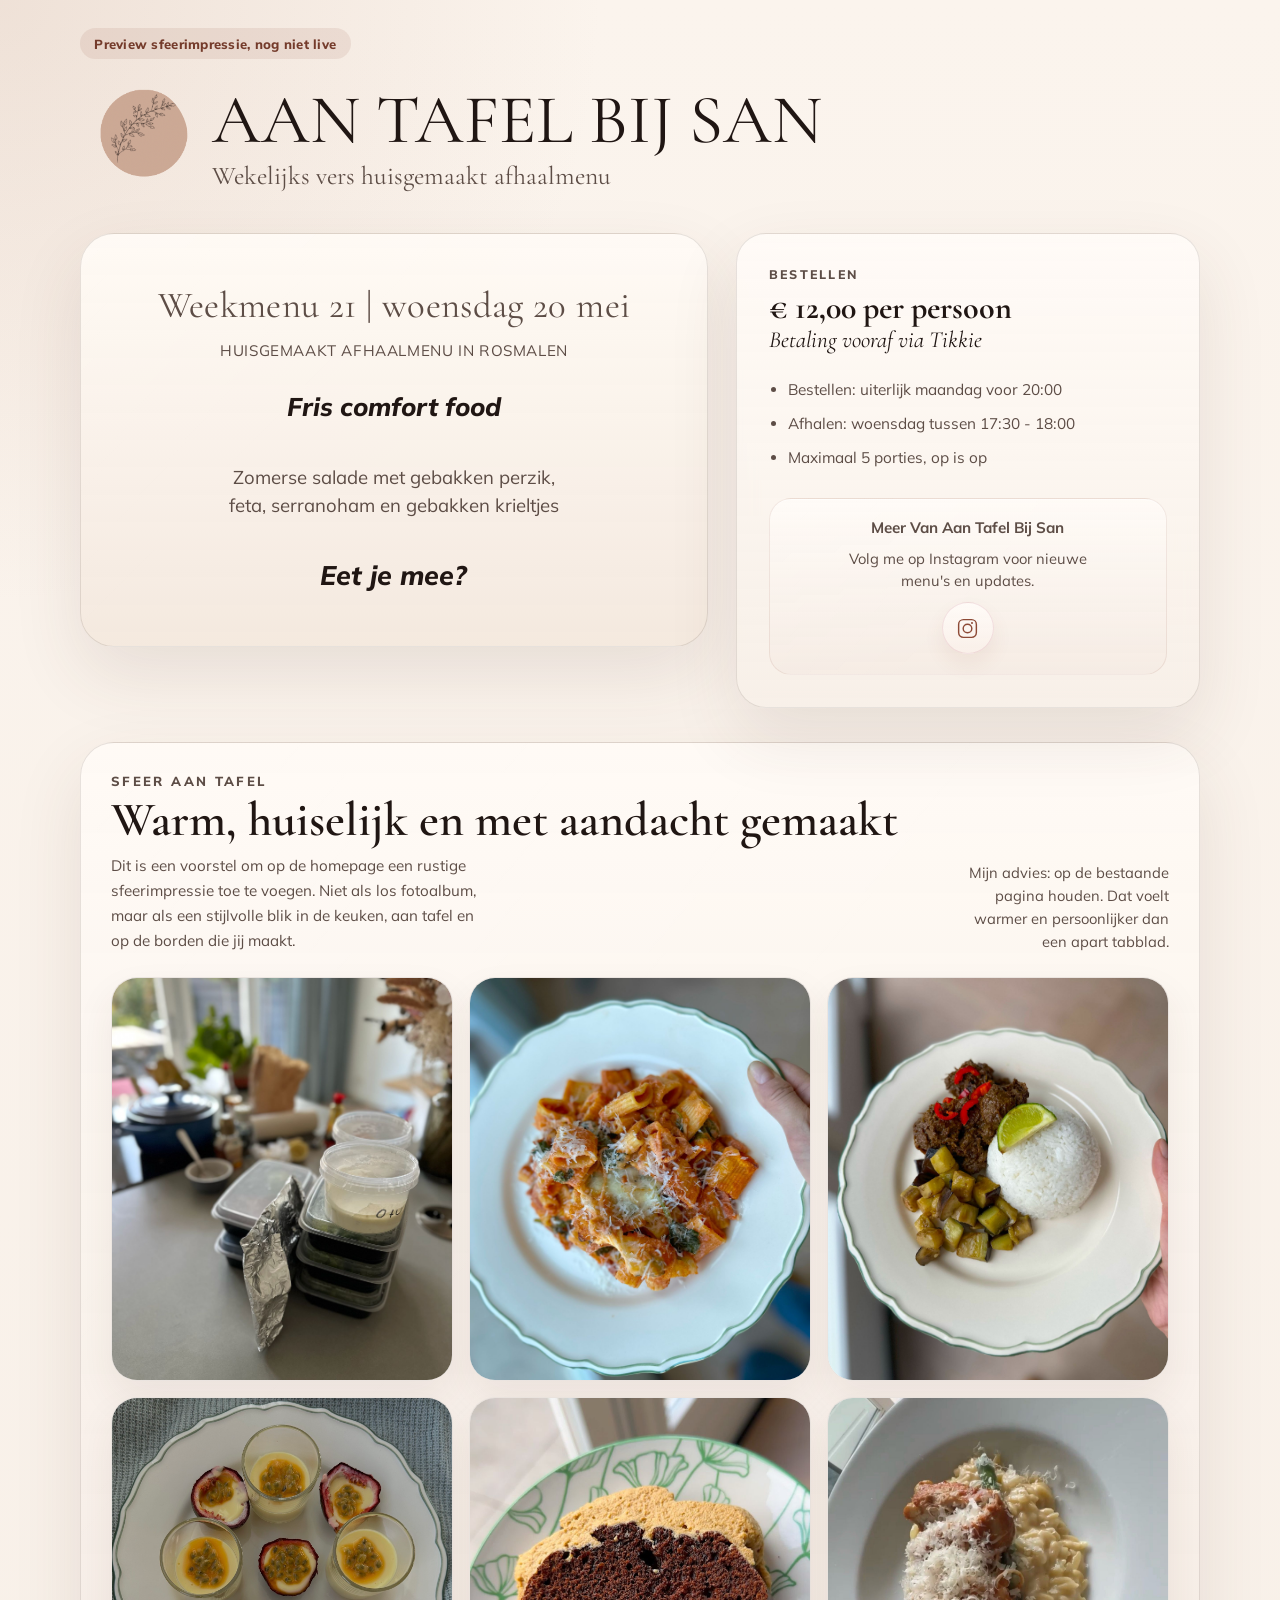
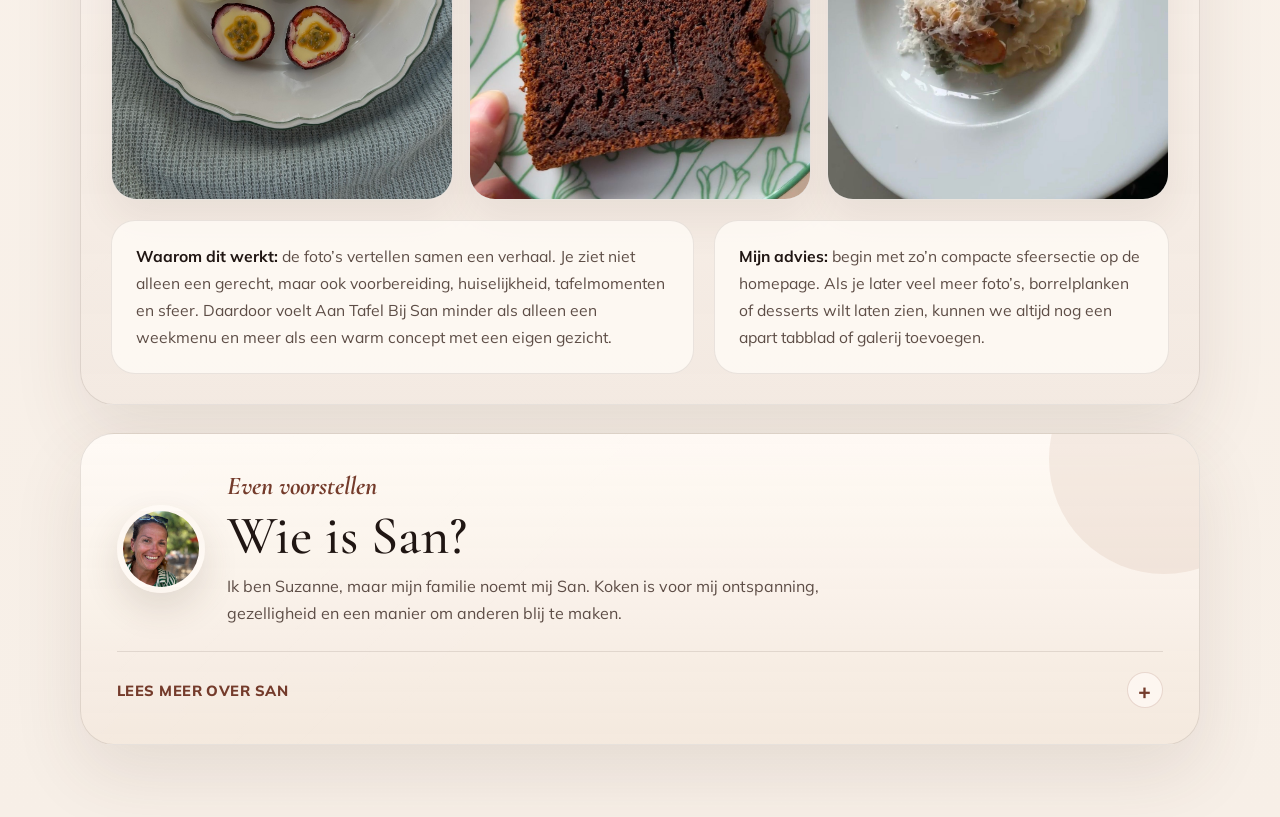
<file: sfeerimpressie-preview.html>
<!doctype html>
<html lang="nl">
  <head>
    <meta charset="UTF-8" />
    <meta name="viewport" content="width=device-width, initial-scale=1.0" />
    <title>Sfeerimpressie Preview | Aan Tafel Bij San</title>
    <meta
      name="description"
      content="Preview van een warme sfeerimpressie voor Aan Tafel Bij San."
    />
    <link rel="preconnect" href="https://fonts.googleapis.com" />
    <link rel="preconnect" href="https://fonts.gstatic.com" crossorigin />
    <link
      href="https://fonts.googleapis.com/css2?family=Cormorant+Garamond:wght@400;500;600;700&family=Mulish:wght@400;600;700;800&display=swap"
      rel="stylesheet"
    />
    <link rel="stylesheet" href="styles.css?v=20260517-livefix" />
    <style>
      body {
        min-height: 100vh;
      }

      .preview-shell {
        width: min(1120px, calc(100% - 32px));
        margin: 0 auto;
        padding: 28px 0 72px;
      }

      .preview-pill {
        display: inline-flex;
        align-items: center;
        margin: 0 0 26px;
        padding: 0.48rem 0.9rem;
        border-radius: 999px;
        background: rgba(141, 74, 54, 0.1);
        color: var(--instagram-dark);
        font-size: 0.82rem;
        font-weight: 800;
        letter-spacing: 0.02em;
      }

      .atmosphere-section {
        margin-top: 34px;
        padding: clamp(22px, 3.2vw, 30px);
        border: 1px solid var(--line);
        border-radius: 34px;
        background:
          linear-gradient(180deg, rgba(255, 250, 245, 0.96), rgba(242, 232, 224, 0.88)),
          linear-gradient(130deg, rgba(255, 255, 255, 0.45), transparent 46%);
        box-shadow: var(--shadow);
      }

      .atmosphere-intro {
        display: grid;
        grid-template-columns: minmax(0, 1fr) auto;
        gap: 18px;
        align-items: end;
        margin-bottom: 24px;
      }

      .atmosphere-kicker,
      .story-kicker {
        margin: 0;
        color: var(--muted);
        font-size: 0.82rem;
        font-weight: 800;
        letter-spacing: 0.18em;
        text-transform: uppercase;
      }

      .atmosphere-title {
        margin: 8px 0 0;
        font-family: "Cormorant Garamond", serif;
        font-size: clamp(2rem, 4vw, 3rem);
        line-height: 0.96;
        font-weight: 600;
      }

      .atmosphere-copy {
        max-width: 42ch;
        margin: 10px 0 0;
        color: var(--muted);
        font-size: 0.95rem;
        line-height: 1.65;
      }

      .atmosphere-note {
        margin: 0;
        max-width: 24ch;
        color: var(--muted);
        font-size: 0.92rem;
        line-height: 1.55;
        text-align: right;
      }

      .photo-story-grid {
        display: grid;
        grid-template-columns: repeat(3, minmax(0, 1fr));
        gap: 16px;
      }

      .story-card {
        min-width: 0;
      }

      .story-card {
        overflow: hidden;
        border: 1px solid rgba(63, 42, 34, 0.1);
        border-radius: 26px;
        background: rgba(255, 251, 247, 0.84);
        box-shadow: 0 18px 38px rgba(79, 54, 42, 0.08);
      }

      .story-card img {
        display: block;
        width: 100%;
        height: 100%;
        object-fit: cover;
      }

      .photo-story-grid .story-card {
        aspect-ratio: 1 / 1.18;
      }

      .story-caption {
        padding: 12px 14px 14px;
      }

      .story-caption h3 {
        margin: 0;
        font-family: "Cormorant Garamond", serif;
        font-size: 1.28rem;
        font-weight: 600;
      }

      .story-caption p {
        margin: 6px 0 0;
        color: var(--muted);
        font-size: 0.89rem;
        line-height: 1.5;
      }

      .story-footer {
        display: grid;
        grid-template-columns: minmax(0, 1fr) minmax(260px, 0.78fr);
        gap: 20px;
        margin-top: 20px;
      }

      .story-panel {
        padding: 22px 24px;
        border: 1px solid rgba(63, 42, 34, 0.1);
        border-radius: 24px;
        background: rgba(255, 251, 247, 0.78);
      }

      .story-panel p {
        margin: 0;
        color: var(--muted);
        font-size: 0.98rem;
        line-height: 1.72;
      }

      .story-panel strong {
        color: var(--ink);
      }

      .about-preview {
        margin-top: 28px;
      }

      .about-preview .about-section {
        display: block !important;
      }

      @media (max-width: 900px) {
        .atmosphere-intro,
        .story-footer {
          grid-template-columns: 1fr;
        }

        .atmosphere-note {
          text-align: left;
        }
      }

      @media (max-width: 640px) {
        .photo-story-grid {
          grid-template-columns: 1fr;
        }

        .preview-shell {
          width: min(100% - 22px, 1120px);
          padding-bottom: 48px;
        }
      }
    </style>
  </head>
  <body>
    <main class="preview-shell">
      <p class="preview-pill">Preview sfeerimpressie, nog niet live</p>

      <header class="brand-header">
        <div class="brand-seal" aria-hidden="true">
          <img src="brand-seal.png" alt="" />
        </div>
        <div class="brand-copy">
          <h1>Aan Tafel Bij San</h1>
          <p class="subtitle">Wekelijks vers huisgemaakt afhaalmenu</p>
        </div>
      </header>

      <section class="hero-layout">
        <section class="menu-card">
          <div id="menuContent">
            <p class="week-line">
              <span>Weekmenu 21</span>
              <span aria-hidden="true">|</span>
              <span>woensdag 20 mei</span>
            </p>

            <p class="local-note">Huisgemaakt afhaalmenu in Rosmalen</p>
            <p class="tagline">Fris comfort food</p>

            <p class="menu-sentence">
              <span>Zomerse salade met gebakken perzik,</span>
              <span>feta, serranoham en gebakken krieltjes</span>
            </p>
            <p class="invitation">Eet je mee?</p>
          </div>
        </section>

        <aside class="order-card">
          <div id="orderContent">
            <p class="order-label">Bestellen</p>
            <p class="price">€ 12,00 per persoon</p>
            <p class="payment-note">Betaling vooraf via Tikkie</p>

            <ul class="details-list">
              <li>Bestellen: uiterlijk maandag voor 20:00</li>
              <li>Afhalen: woensdag tussen 17:30 - 18:00</li>
              <li>Maximaal 5 porties, op is op</li>
            </ul>

            <div class="social-block" style="margin-top: 26px">
              <p class="social-label">Meer Van Aan Tafel Bij San</p>
              <p class="social-note">Volg me op Instagram voor nieuwe menu's en updates.</p>
              <a
                class="instagram-link"
                href="https://www.instagram.com/aantafelbijsan?igsh=b2RhMmhzMG9hcHN0&utm_source=qr"
                aria-label="Volg Aan Tafel Bij San op Instagram"
                title="Volg Aan Tafel Bij San op Instagram"
                target="_blank"
                rel="noopener noreferrer"
              >
                <svg viewBox="0 0 24 24" aria-hidden="true" focusable="false">
                  <path
                    d="M7.75 2h8.5A5.75 5.75 0 0 1 22 7.75v8.5A5.75 5.75 0 0 1 16.25 22h-8.5A5.75 5.75 0 0 1 2 16.25v-8.5A5.75 5.75 0 0 1 7.75 2Zm0 1.5A4.25 4.25 0 0 0 3.5 7.75v8.5a4.25 4.25 0 0 0 4.25 4.25h8.5a4.25 4.25 0 0 0 4.25-4.25v-8.5a4.25 4.25 0 0 0-4.25-4.25h-8.5Zm8.95 1.75a1.05 1.05 0 1 1 0 2.1 1.05 1.05 0 0 1 0-2.1ZM12 6.75A5.25 5.25 0 1 1 6.75 12 5.26 5.26 0 0 1 12 6.75Zm0 1.5A3.75 3.75 0 1 0 15.75 12 3.75 3.75 0 0 0 12 8.25Z"
                  />
                </svg>
              </a>
            </div>
          </div>
        </aside>
      </section>

      <section class="atmosphere-section" aria-labelledby="sfeerTitel">
        <div class="atmosphere-intro">
          <div>
            <p class="atmosphere-kicker">Sfeer aan tafel</p>
            <h2 class="atmosphere-title" id="sfeerTitel">Warm, huiselijk en met aandacht gemaakt</h2>
            <p class="atmosphere-copy">
              Dit is een voorstel om op de homepage een rustige sfeerimpressie toe te voegen.
              Niet als los fotoalbum, maar als een stijlvolle blik in de keuken, aan tafel en op
              de borden die jij maakt.
            </p>
          </div>
          <p class="atmosphere-note">
            Mijn advies: op de bestaande pagina houden. Dat voelt warmer en persoonlijker dan een
            apart tabblad.
          </p>
        </div>

        <div class="photo-story-grid">
          <article class="story-card">
            <img src="sfeer-verpakking.jpeg" alt="Verse maaltijden van Aan Tafel Bij San klaar op het aanrecht" />
            <div class="story-caption">
              <h3>Warm thuis</h3>
              <p>Verzorgd, huiselijk en klaar om mee aan tafel te nemen.</p>
            </div>
          </article>

          <article class="story-card">
            <img src="sfeer-pasta.jpeg" alt="Pasta op een bord van Aan Tafel Bij San" />
            <div class="story-caption">
              <h3>Comfort</h3>
              <p>Gerechten die meteen trek opwekken en gezellig aanvoelen.</p>
            </div>
          </article>

          <article class="story-card">
            <img src="sfeer-rendang.jpeg" alt="Rendang met rijst op een bord van Aan Tafel Bij San" />
            <div class="story-caption">
              <h3>Smaak</h3>
              <p>Kleurrijke borden met aandacht voor detail en balans.</p>
            </div>
          </article>

          <article class="story-card">
            <img src="sfeer-dessert.jpeg" alt="Dessert met passievrucht op een bord van Aan Tafel Bij San" />
            <div class="story-caption">
              <h3>Iets extra's</h3>
              <p>Ook ruimte voor borrel, dessert en kleine verwenmomenten.</p>
            </div>
          </article>

          <article class="story-card">
            <img src="sfeer-cake.jpeg" alt="Plak cake op een bord van Aan Tafel Bij San" />
            <div class="story-caption">
              <h3>Iets zoets</h3>
              <p>Een huisgemaakte zoete noot maakt het geheel nog warmer en persoonlijker.</p>
            </div>
          </article>

          <article class="story-card">
            <img src="sfeer-kip.jpeg" alt="Kipgerecht op een wit bord van Aan Tafel Bij San" />
            <div class="story-caption">
              <h3>Vertrouwd</h3>
              <p>Een klassiek bord dat laat zien hoe toegankelijk en verzorgd jouw keuken is.</p>
            </div>
          </article>
        </div>

        <div class="story-footer">
          <div class="story-panel">
            <p>
              <strong>Waarom dit werkt:</strong> de foto’s vertellen samen een verhaal. Je ziet niet
              alleen een gerecht, maar ook voorbereiding, huiselijkheid, tafelmomenten en sfeer.
              Daardoor voelt Aan Tafel Bij San minder als alleen een weekmenu en meer als een warm
              concept met een eigen gezicht.
            </p>
          </div>
          <div class="story-panel">
            <p>
              <strong>Mijn advies:</strong> begin met zo’n compacte sfeersectie op de homepage. Als
              je later veel meer foto’s, borrelplanken of desserts wilt laten zien, kunnen we altijd
              nog een apart tabblad of galerij toevoegen.
            </p>
          </div>
        </div>
      </section>

      <section class="about-preview">
        <section class="about-section" aria-labelledby="aboutTitlePreview">
          <div class="about-summary">
            <img
              class="summary-photo"
              src="foto-san-nieuw-thumb.png"
              alt="Suzanne van Aan Tafel Bij San"
            />
            <div class="summary-copy">
              <p class="about-kicker">Even voorstellen</p>
              <h2 class="summary-title" id="aboutTitlePreview">Wie is San?</h2>
              <p class="summary-text">
                Ik ben Suzanne, maar mijn familie noemt mij San. Koken is voor mij
                ontspanning, gezelligheid en een manier om anderen blij te maken.
              </p>
            </div>
          </div>

          <details class="about-details">
            <summary class="about-toggle">Lees meer over San</summary>

            <div class="about-body">
              <figure class="photo-wrap">
                <div class="photo-frame">
                  <img
                    class="about-photo"
                    src="foto-san-nieuw-website.png"
                    alt="Suzanne van Aan Tafel Bij San"
                  />
                </div>
              </figure>

              <div class="about-copy">
                <h3 class="about-title">Mijn verhaal</h3>

                <div class="about-text">
                  <p>
                    Ik ben Suzanne, maar mijn familie noemt mij San.
                    Oorspronkelijk kom ik uit Amsterdam, maar inmiddels woon ik al
                    jaren met veel plezier in Rosmalen.
                  </p>
                  <p>
                    Naast mijn werk bij een verzekeringsmaatschappij breng ik
                    graag tijd door met mijn gezin. Ik houd van muziek luisteren,
                    op vakantie gaan en gezellig eten met een goed glas wijn erbij.
                  </p>
                  <p>
                    Koken is voor mij ontspanning en gezelligheid. Ik vind het
                    heerlijk om mensen om mij heen te zien genieten van mijn eten.
                  </p>
                </div>
              </div>
            </div>
          </details>
        </section>
      </section>
    </main>
  </body>
</html>
</file>
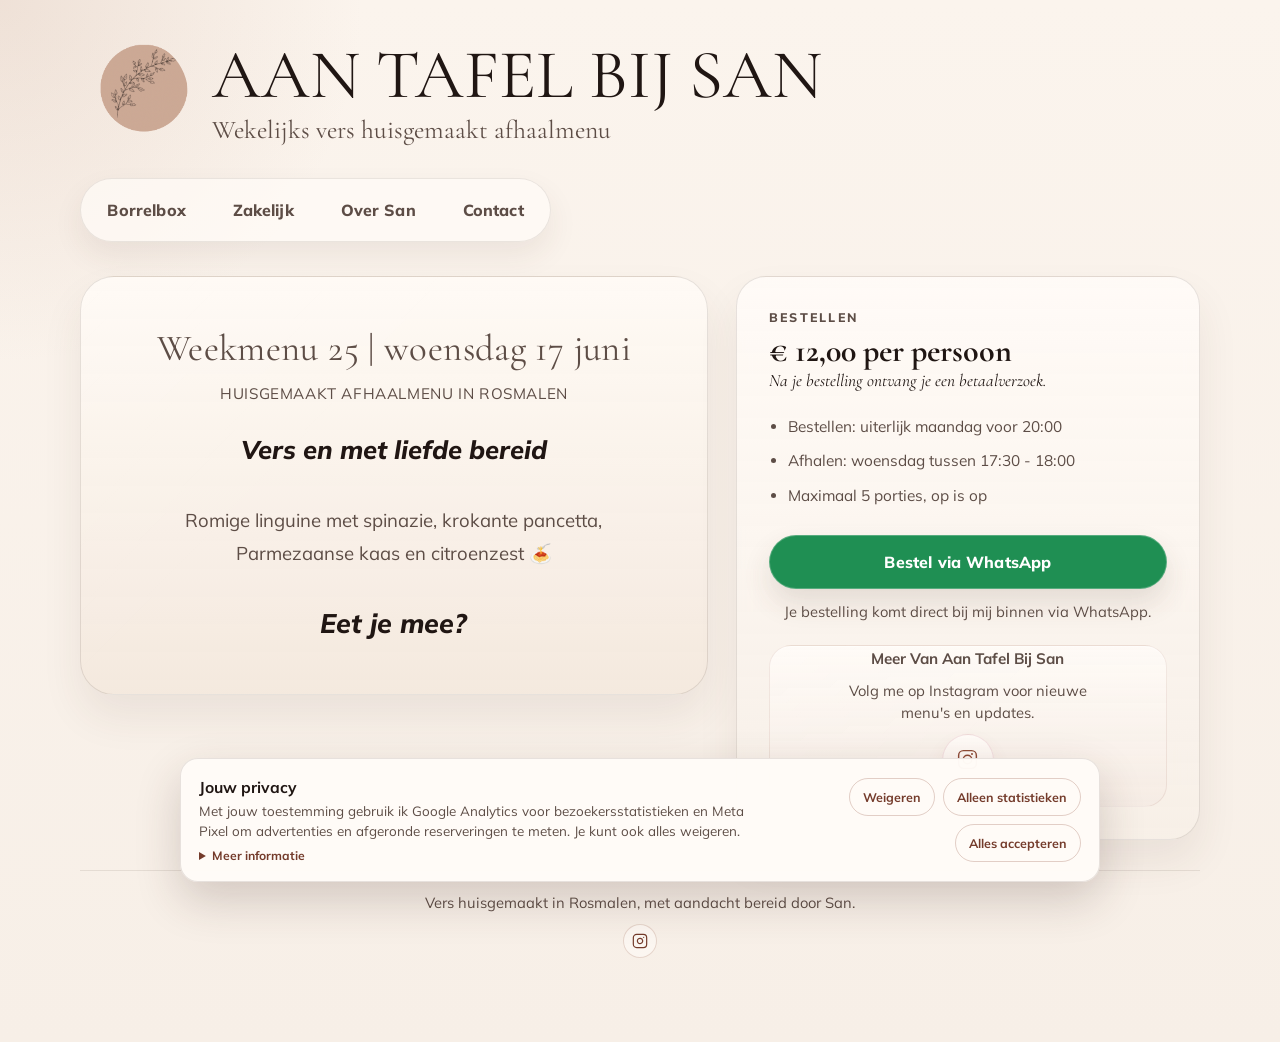
<file: weekmenu.html>
<!doctype html>
<html lang="nl">
  <head>
    <meta charset="UTF-8" />
    <meta name="viewport" content="width=device-width, initial-scale=1.0" />
    <title>Wekelijks afhaalmenu in Rosmalen | Aan Tafel Bij San</title>
    <meta
      name="description"
      content="Bekijk het wekelijkse huisgemaakte afhaalmenu van Aan Tafel Bij San in Rosmalen en bestel direct via WhatsApp."
    />
    <link rel="preconnect" href="https://fonts.googleapis.com" />
    <link rel="preconnect" href="https://fonts.gstatic.com" crossorigin />
    <link
      href="https://fonts.googleapis.com/css2?family=Cormorant+Garamond:wght@400;500;600;700&amp;family=Mulish:wght@400;600;700;800&amp;display=swap"
      rel="stylesheet"
    />
    <link rel="stylesheet" href="styles.css?v=20261013-cookie-consent" />
    <style>
      body.content-loading .hero-layout {
        opacity: 0;
        visibility: hidden;
      }

      .hero-layout {
        transition: opacity 140ms ease;
      }

      .page {
        padding: 40px 0 84px;
      }

      .brand-header {
        margin-bottom: 30px;
      }

      .top-nav {
        display: flex;
        justify-content: flex-start;
        margin: 0 0 34px;
      }

      .top-tabs {
        display: inline-flex;
        flex-wrap: wrap;
        gap: 10px;
        padding: 8px;
        border: 1px solid rgba(63, 42, 34, 0.1);
        border-radius: 999px;
        background: rgba(255, 251, 247, 0.72);
        box-shadow: 0 14px 30px rgba(79, 54, 42, 0.08);
      }

      .top-tab {
        display: inline-flex;
        align-items: center;
        justify-content: center;
        min-height: 46px;
        padding: 0.78rem 1.15rem;
        border-radius: 999px;
        color: var(--muted);
        text-decoration: none;
        font-weight: 800;
        letter-spacing: 0.01em;
        transition:
          transform 160ms ease,
          background 160ms ease,
          color 160ms ease;
      }

      .top-tab:hover,
      .top-tab:focus-visible {
        transform: translateY(-2px);
        color: var(--ink);
      }

      .top-tab.is-active {
        background: var(--instagram);
        color: #fff;
        box-shadow: 0 10px 22px rgba(141, 74, 54, 0.18);
      }

      .hero-layout {
        gap: 28px;
        align-items: start;
      }

      .menu-card,
      .order-card {
        box-shadow: 0 22px 42px rgba(79, 54, 42, 0.08);
      }

      .payment-note {
        font-size: clamp(1.08rem, 1.35vw, 1.3rem);
        line-height: 1.12;
      }

      .whatsapp-button {
        min-height: 54px;
        border: 1px solid rgba(255, 255, 255, 0.25);
        box-shadow: 0 14px 28px rgba(79, 54, 42, 0.14);
      }

      .social-block {
        padding-top: 2px;
      }

      .page-footer {
        margin-top: 30px;
        padding: 20px 8px 0;
        border-top: 1px solid rgba(63, 42, 34, 0.1);
        color: var(--muted);
        font-size: 0.92rem;
        line-height: 1.6;
        text-align: center;
      }

      @media (max-width: 640px) {
        .page {
          padding-top: 28px;
          padding-bottom: 52px;
        }
      }
    </style>
    <script defer src="cookie-consent.js?v=20261013-meta-pixel"></script>
  </head>
  <body class="content-loading">
    <main class="page">
      <header class="brand-header">
        <div class="brand-seal" aria-hidden="true">
          <img src="brand-seal.png" alt="" />
        </div>
        <div class="brand-copy">
          <h1 id="businessName">Aan Tafel Bij San</h1>
          <p class="subtitle" id="businessSubtitle">
            Wekelijks vers huisgemaakt afhaalmenu
          </p>
          <p class="preview-note" id="previewNote"></p>
        </div>
      </header>

      <div class="top-nav" aria-label="Navigatie">
        <nav class="top-tabs">
          <a class="top-tab" href="index.html">Borrelbox</a>
          <a class="top-tab" href="zakelijk.html">Zakelijk</a>
          <a class="top-tab" href="over-san.html">Over San</a>
          <a class="top-tab" href="contact.html">Contact</a>
        </nav>
      </div>

      <section class="hero-layout">
        <section class="menu-card">
          <div id="menuContent">
            <p class="week-line">
              <span id="menuWeekLabel">Weekmenu 21</span>
              <span aria-hidden="true">|</span>
              <span id="menuServingDate">woensdag 20 mei</span>
            </p>

            <p class="local-note">Huisgemaakt afhaalmenu in Rosmalen</p>
            <p class="tagline" id="menuTagline">Fris comfort food</p>

            <p class="menu-sentence">
              <span id="menuDishTitle">Zomerse salade met gebakken perzik,</span>
              <span id="menuDishDescription">feta, serranoham en gebakken krieltjes</span>
            </p>
            <p class="invitation" id="menuInvitation">Eet je mee?</p>
          </div>

        </section>

        <aside class="order-card">
          <div id="orderContent">
            <p class="order-label" id="orderLabel">Bestellen</p>
            <p class="price" id="menuPrice">€ 12,00 per persoon</p>
            <p class="payment-note" id="paymentMethod">Na je bestelling ontvang je een betaalverzoek.</p>

            <ul class="details-list">
              <li id="orderDeadline">Bestellen: uiterlijk maandag voor 20:00</li>
              <li id="pickupMomentItem">
                <span id="pickupMoment">Afhalen: woensdag tussen 17:30 - 18:00</span>
              </li>
              <li id="pickupAddressItem">
                <span id="pickupAddress">Bloesemgeel 13, Rosmalen</span>
              </li>
              <li id="maxPortionsText">Maximaal 5 porties, op is op</li>
            </ul>

            <div class="action-group">
              <a class="whatsapp-button" id="whatsAppLink" href="#">
                Bestel via WhatsApp
              </a>
            </div>

            <p class="trust-note" id="trustNote">
              Je bestelling komt direct bij mij binnen via WhatsApp.
            </p>
          </div>

          <div class="social-block" id="socialBlock" hidden>
            <p class="social-label">Meer Van Aan Tafel Bij San</p>
            <p class="social-note">Volg me op Instagram voor nieuwe menu's en updates.</p>
            <a
              class="instagram-link"
              id="instagramLink"
              href="#"
              aria-label="Volg Aan Tafel Bij San op Instagram"
              title="Volg Aan Tafel Bij San op Instagram"
              target="_blank"
              rel="noopener noreferrer"
              hidden
            >
              <svg viewBox="0 0 24 24" aria-hidden="true" focusable="false">
                <path
                  d="M7.75 2h8.5A5.75 5.75 0 0 1 22 7.75v8.5A5.75 5.75 0 0 1 16.25 22h-8.5A5.75 5.75 0 0 1 2 16.25v-8.5A5.75 5.75 0 0 1 7.75 2Zm0 1.5A4.25 4.25 0 0 0 3.5 7.75v8.5a4.25 4.25 0 0 0 4.25 4.25h8.5a4.25 4.25 0 0 0 4.25-4.25v-8.5a4.25 4.25 0 0 0-4.25-4.25h-8.5Zm8.95 1.75a1.05 1.05 0 1 1 0 2.1 1.05 1.05 0 0 1 0-2.1ZM12 6.75A5.25 5.25 0 1 1 6.75 12 5.26 5.26 0 0 1 12 6.75Zm0 1.5A3.75 3.75 0 1 0 15.75 12 3.75 3.75 0 0 0 12 8.25Z"
                />
              </svg>
            </a>
          </div>
        </aside>
      </section>

      <footer class="page-footer">
        <p>Vers huisgemaakt in Rosmalen, met aandacht bereid door San.</p>
        <a class="footer-instagram" href="https://www.instagram.com/aantafelbijsan/" target="_blank" rel="noopener noreferrer" aria-label="Aan Tafel bij San op Instagram">
          <svg viewBox="0 0 24 24" aria-hidden="true"><rect x="2" y="2" width="20" height="20" rx="5" /><path d="M16 11.37A4 4 0 1 1 12.63 8 4 4 0 0 1 16 11.37z" /><path d="M17.5 6.5h.01" /></svg>
        </a>
      </footer>
    </main>

    <script src="script.js?v=20260517-livefix"></script>
  </body>
</html>
</file>
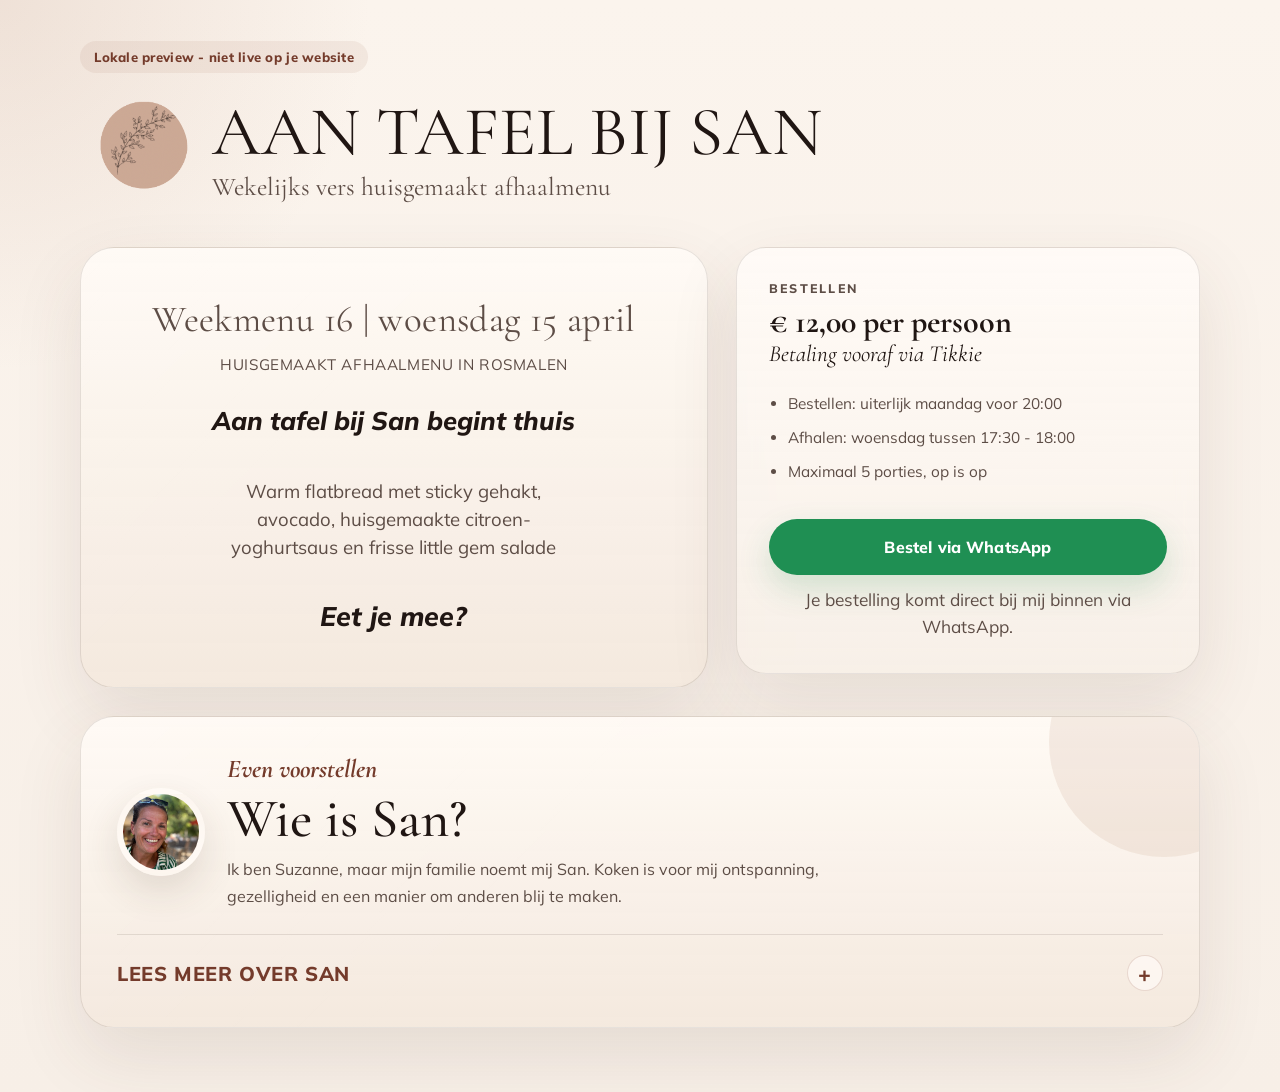
<file: wie-ben-ik-preview.html>
<!doctype html>
<html lang="nl">
  <head>
    <meta charset="UTF-8" />
    <meta name="viewport" content="width=device-width, initial-scale=1.0" />
    <meta name="robots" content="noindex, nofollow" />
    <title>Wie ben ik preview | Aan Tafel Bij San</title>
    <link rel="preconnect" href="https://fonts.googleapis.com" />
    <link rel="preconnect" href="https://fonts.gstatic.com" crossorigin />
    <link
      href="https://fonts.googleapis.com/css2?family=Cormorant+Garamond:wght@400;500;600;700&amp;family=Mulish:wght@400;600;700;800&amp;display=swap"
      rel="stylesheet"
    />
    <style>
      :root {
        --bg: #f7efe7;
        --paper: rgba(255, 250, 245, 0.82);
        --paper-strong: #f2e4d8;
        --ink: #201613;
        --muted: #5d4d46;
        --line: rgba(63, 42, 34, 0.12);
        --accent: #8d4a36;
        --accent-dark: #743b2b;
        --shadow: 0 28px 70px rgba(79, 54, 42, 0.11);
      }

      * {
        box-sizing: border-box;
      }

      body {
        margin: 0;
        min-height: 100vh;
        background:
          radial-gradient(circle at top left, rgba(207, 176, 158, 0.28), transparent 22%),
          linear-gradient(180deg, #fbf4ed 0%, #f7efe7 100%);
        color: var(--ink);
        font-family: "Mulish", sans-serif;
      }

      .page {
        width: min(1120px, calc(100% - 32px));
        margin: 0 auto;
        padding: 28px 0 64px;
      }

      .preview-pill {
        display: inline-flex;
        margin-bottom: 24px;
        padding: 0.5rem 0.9rem;
        border-radius: 999px;
        background: rgba(141, 74, 54, 0.08);
        color: var(--accent-dark);
        font-size: 0.82rem;
        font-weight: 800;
        letter-spacing: 0.02em;
      }

      .brand-header {
        display: grid;
        grid-template-columns: 108px minmax(0, 1fr);
        align-items: center;
        gap: 24px;
        margin-bottom: 42px;
      }

      .brand-seal {
        width: 108px;
        height: 108px;
        border-radius: 50%;
        overflow: hidden;
      }

      .brand-seal img {
        display: block;
        width: 100%;
        height: 100%;
        object-fit: cover;
      }

      h1,
      .subtitle,
      .about-kicker,
      .about-title,
      .week-line,
      .price,
      .payment-note {
        font-family: "Cormorant Garamond", serif;
      }

      h1 {
        margin: 0;
        font-size: clamp(2.8rem, 5.4vw, 4.6rem);
        font-weight: 400;
        line-height: 0.9;
        text-transform: uppercase;
      }

      .subtitle {
        margin: 10px 0 0;
        color: var(--muted);
        font-size: clamp(1.25rem, 2vw, 1.8rem);
        line-height: 1.08;
      }

      .hero-layout {
        display: grid;
        grid-template-columns: minmax(0, 1.15fr) minmax(280px, 0.85fr);
        align-items: start;
        gap: 28px;
        margin-bottom: 28px;
      }

      .menu-card,
      .order-card {
        border: 1px solid var(--line);
        box-shadow: var(--shadow);
      }

      .menu-card {
        padding: clamp(34px, 5vw, 54px);
        border-radius: 34px;
        background:
          linear-gradient(180deg, rgba(255, 250, 245, 0.96), rgba(243, 232, 221, 0.9)),
          linear-gradient(135deg, rgba(255, 255, 255, 0.35), transparent 40%);
        text-align: center;
      }

      .week-line {
        margin: 0;
        color: var(--muted);
        font-size: clamp(1.7rem, 3vw, 2.3rem);
        line-height: 1;
        letter-spacing: 0.01em;
        text-wrap: balance;
      }

      .local-note {
        margin: 16px 0 0;
        color: var(--muted);
        font-size: 0.95rem;
        letter-spacing: 0.04em;
        text-transform: uppercase;
      }

      .tagline {
        margin: 30px 0 0;
        font-size: clamp(1.35rem, 2vw, 1.62rem);
        font-style: italic;
        font-weight: 800;
        text-wrap: balance;
      }

      .menu-sentence {
        max-width: 38ch;
        margin: 42px auto 0;
        color: var(--muted);
        font-size: clamp(1.14rem, 1.45vw, 1.38rem);
        font-weight: 400;
        line-height: 1.5;
        text-wrap: balance;
      }

      .invitation {
        margin: 38px 0 0;
        font-size: clamp(1.4rem, 2.1vw, 1.7rem);
        font-style: italic;
        font-weight: 800;
        text-wrap: balance;
      }

      .order-card {
        padding: 32px;
        border-radius: 30px;
        background: linear-gradient(180deg, rgba(255, 251, 247, 0.92), rgba(247, 239, 231, 0.82));
        backdrop-filter: blur(10px);
      }

      .order-label {
        margin: 0 0 10px;
        color: var(--muted);
        font-size: 0.78rem;
        font-weight: 800;
        letter-spacing: 0.18em;
        text-transform: uppercase;
      }

      .price {
        margin: 0;
        font-size: clamp(1.9rem, 2.5vw, 2.5rem);
        font-weight: 700;
        line-height: 1;
        text-wrap: balance;
      }

      .payment-note {
        margin: 4px 0 0;
        font-size: clamp(1.3rem, 1.8vw, 1.65rem);
        font-style: italic;
        line-height: 1.08;
        text-wrap: balance;
      }

      .details-list {
        margin: 24px 0 0;
        padding-left: 1.2rem;
        color: var(--muted);
        font-size: 0.96rem;
        line-height: 1.7;
      }

      .details-list li {
        margin: 8px 0;
      }

      .whatsapp-button {
        display: inline-flex;
        width: 100%;
        min-height: 56px;
        align-items: center;
        justify-content: center;
        margin-top: 26px;
        padding: 0.95rem 1.4rem;
        border-radius: 999px;
        background: #1f8f53;
        color: #fff;
        font-weight: 800;
        letter-spacing: 0.01em;
        text-decoration: none;
        box-shadow: 0 14px 32px rgba(31, 143, 83, 0.18);
      }

      .trust-note {
        margin: 12px 0 0;
        color: var(--muted);
        font-size: 1.08rem;
        line-height: 1.55;
        text-align: center;
      }

      .about-preview {
        position: relative;
        padding: clamp(22px, 4vw, 36px);
        border: 1px solid var(--line);
        border-radius: 34px;
        background:
          linear-gradient(180deg, rgba(255, 250, 245, 0.96), rgba(243, 232, 221, 0.9)),
          linear-gradient(135deg, rgba(255, 255, 255, 0.38), transparent 44%);
        box-shadow: var(--shadow);
        overflow: hidden;
      }

      .about-preview::before {
        content: "";
        position: absolute;
        right: -80px;
        top: -90px;
        width: 230px;
        height: 230px;
        border-radius: 999px;
        background: rgba(207, 176, 158, 0.22);
      }

      .about-summary {
        position: relative;
        z-index: 1;
        display: grid;
        grid-template-columns: 88px minmax(0, 1fr);
        gap: 22px;
        align-items: center;
      }

      .summary-photo {
        display: block;
        width: 88px;
        height: 88px;
        border: 6px solid rgba(255, 250, 245, 0.78);
        border-radius: 50%;
        background: linear-gradient(180deg, rgba(242, 228, 216, 0.85), rgba(255, 250, 245, 0.9));
        object-fit: contain;
        box-shadow: 0 16px 36px rgba(79, 54, 42, 0.14);
      }

      .summary-copy {
        min-width: 0;
      }

      .summary-title {
        margin: 0;
        font-family: "Cormorant Garamond", serif;
        font-size: clamp(2.1rem, 4.4vw, 3.4rem);
        font-weight: 500;
        line-height: 0.95;
      }

      .summary-text {
        max-width: 68ch;
        margin: 10px 0 0;
        color: var(--muted);
        font-size: 1rem;
        line-height: 1.7;
      }

      .about-details {
        position: relative;
        z-index: 1;
        margin-top: 24px;
        border-top: 1px solid var(--line);
      }

      .about-toggle {
        display: flex;
        width: 100%;
        align-items: center;
        justify-content: space-between;
        gap: 18px;
        margin: 0;
        padding: 20px 0 0;
        border: 0;
        background: transparent;
        color: var(--accent-dark);
        cursor: pointer;
        font: inherit;
        font-size: 1.25rem;
        font-weight: 800;
        letter-spacing: 0.03em;
        text-align: left;
        text-transform: uppercase;
      }

      .about-toggle::after {
        content: "+";
        display: inline-grid;
        flex: 0 0 auto;
        width: 34px;
        height: 34px;
        place-items: center;
        border: 1px solid rgba(141, 74, 54, 0.18);
        border-radius: 50%;
        background: rgba(255, 250, 245, 0.72);
        color: var(--accent-dark);
        font-size: 1.35rem;
        line-height: 1;
      }

      .about-details[open] .about-toggle::after {
        content: "-";
      }

      .about-body {
        display: grid;
        grid-template-columns: minmax(130px, 0.28fr) minmax(0, 1fr);
        gap: clamp(18px, 3vw, 30px);
        align-items: start;
        padding-top: 26px;
      }

      .photo-wrap {
        margin: 0;
      }

      .photo-frame {
        position: relative;
        isolation: isolate;
        max-width: 160px;
        margin: 0 auto;
      }

      .photo-frame::before {
        content: "";
        position: absolute;
        inset: 12px -12px -12px 12px;
        z-index: -1;
        border-radius: 24px;
        background: var(--paper-strong);
      }

      .about-photo {
        display: block;
        width: 100%;
        aspect-ratio: 4 / 5;
        padding: 10px;
        border-radius: 24px;
        background: linear-gradient(180deg, rgba(242, 228, 216, 0.82), rgba(255, 250, 245, 0.9));
        object-fit: contain;
        object-position: center;
        box-shadow: 0 22px 54px rgba(79, 54, 42, 0.16);
      }

      .about-copy {
        position: relative;
        z-index: 1;
      }

      .about-kicker {
        margin: 0 0 10px;
        color: var(--accent-dark);
        font-size: clamp(1.25rem, 2vw, 1.65rem);
        font-style: italic;
        font-weight: 700;
      }

      .about-title {
        margin: 0;
        color: var(--accent-dark);
        font-family: "Mulish", sans-serif;
        font-size: 1.25rem;
        font-weight: 800;
        letter-spacing: 0.08em;
        line-height: 1.3;
        text-transform: uppercase;
      }

      .about-text {
        margin-top: 22px;
        max-width: 62ch;
        color: var(--muted);
        font-size: 0.98rem;
        line-height: 1.78;
      }

      .about-text p {
        margin: 0;
      }

      .about-text p + p {
        margin-top: 1.05rem;
      }

      @media (max-width: 820px) {
        .brand-header,
        .hero-layout,
        .about-summary,
        .about-body {
          grid-template-columns: 1fr;
        }

        .brand-header {
          text-align: center;
        }

        .brand-seal {
          margin: 0 auto;
        }

        .about-summary {
          text-align: center;
        }

        .summary-photo {
          margin: 0 auto;
        }

        .menu-card,
        .order-card,
        .about-preview {
          border-radius: 24px;
        }

        .menu-card {
          padding: 26px 20px;
        }

        .about-title {
          max-width: none;
        }
      }
    </style>
  </head>
  <body>
    <main class="page">
      <p class="preview-pill">Lokale preview - niet live op je website</p>

      <header class="brand-header">
        <div class="brand-seal" aria-hidden="true">
          <img src="brand-seal.png" alt="" />
        </div>
        <div>
          <h1>Aan Tafel Bij San</h1>
          <p class="subtitle">Wekelijks vers huisgemaakt afhaalmenu</p>
        </div>
      </header>

      <section class="hero-layout" aria-label="Weekmenu">
        <section class="menu-card">
          <p class="week-line">
            <span>Weekmenu 16</span>
            <span aria-hidden="true">|</span>
            <span>woensdag 15 april</span>
          </p>

          <p class="local-note">Huisgemaakt afhaalmenu in Rosmalen</p>
          <p class="tagline">Aan tafel bij San begint thuis</p>

          <p class="menu-sentence">
            Warm flatbread met sticky gehakt, avocado, huisgemaakte
            citroen-yoghurtsaus en frisse little gem salade
          </p>
          <p class="invitation">Eet je mee?</p>
        </section>

        <aside class="order-card">
          <p class="order-label">Bestellen</p>
          <p class="price">€ 12,00 per persoon</p>
          <p class="payment-note">Betaling vooraf via Tikkie</p>

          <ul class="details-list">
            <li>Bestellen: uiterlijk maandag voor 20:00</li>
            <li>Afhalen: woensdag tussen 17:30 - 18:00</li>
            <li>Maximaal 5 porties, op is op</li>
          </ul>

          <a class="whatsapp-button" href="#">Bestel via WhatsApp</a>
          <p class="trust-note">
            Je bestelling komt direct bij mij binnen via WhatsApp.
          </p>
        </aside>
      </section>

      <section class="about-preview" aria-labelledby="aboutTitle">
        <div class="about-summary">
          <img
            class="summary-photo"
            src="foto-san-nieuw-thumb.png"
            alt="Suzanne van Aan Tafel Bij San"
          />
          <div class="summary-copy">
            <p class="about-kicker">Even voorstellen</p>
            <h2 class="summary-title" id="aboutTitle">Wie is San?</h2>
            <p class="summary-text">
              Ik ben Suzanne, maar mijn familie noemt mij San. Koken is voor mij
              ontspanning, gezelligheid en een manier om anderen blij te maken.
            </p>
          </div>
        </div>

        <details class="about-details">
          <summary class="about-toggle">Lees meer over San</summary>

          <div class="about-body">
            <figure class="photo-wrap">
              <div class="photo-frame">
                <img
                  class="about-photo"
                  src="foto-san-nieuw-website.png"
                  alt="Suzanne van Aan Tafel Bij San"
                />
              </div>
            </figure>

            <div class="about-copy">
              <h3 class="about-title">Mijn verhaal</h3>

              <div class="about-text">
                <p>
                  Ik ben Suzanne, maar mijn familie noemt mij San.
                  Oorspronkelijk kom ik uit Amsterdam, maar inmiddels woon ik al
                  jaren met veel plezier in Rosmalen.
                </p>
                <p>
                  Naast mijn werk bij een verzekeringsmaatschappij breng ik
                  graag tijd door met mijn gezin. Ik houd van muziek luisteren,
                  op vakantie gaan en gezellig eten met een goed glas wijn
                  erbij. In 2019 haalde ik mijn WSET-wijnbrevet, vooral vanuit
                  mijn liefde voor lekker eten en drinken.
                </p>
                <p>
                  Koken is voor mij ontspanning en gezelligheid. Ik vind het
                  heerlijk om mensen om mij heen te zien genieten van mijn eten.
                  Met Kerst heb ik al meerdere keren voor de hele familie
                  gekookt, en dat zijn precies de momenten waar ik blij van word.
                </p>
                <p>
                  In 2024 begon ik voor iemand buiten mijn eigen gezin te koken.
                  Dat vond ik zo leuk om te doen, dat daar later het idee voor
                  Aan tafel bij San uit ontstond.
                </p>
                <p>
                  Aan tafel bij San is een kleinschalig project waarbij ik elke
                  week een vers huisgemaakt afhaalmenu maak. De naam verwijst
                  naar hoe mijn familie mij noemt: San.
                </p>
                <p>
                  Voor mij voelt dat persoonlijk en vertrouwd. Precies zoals ik
                  hoop dat mijn eten ook voelt: warm, huisgemaakt en met aandacht
                  bereid. Wie weet staat er binnenkort ook iets van Aan tafel bij
                  San bij jou op tafel.
                </p>
              </div>
            </div>
          </div>
        </details>
      </section>
    </main>
  </body>
</html>
</file>
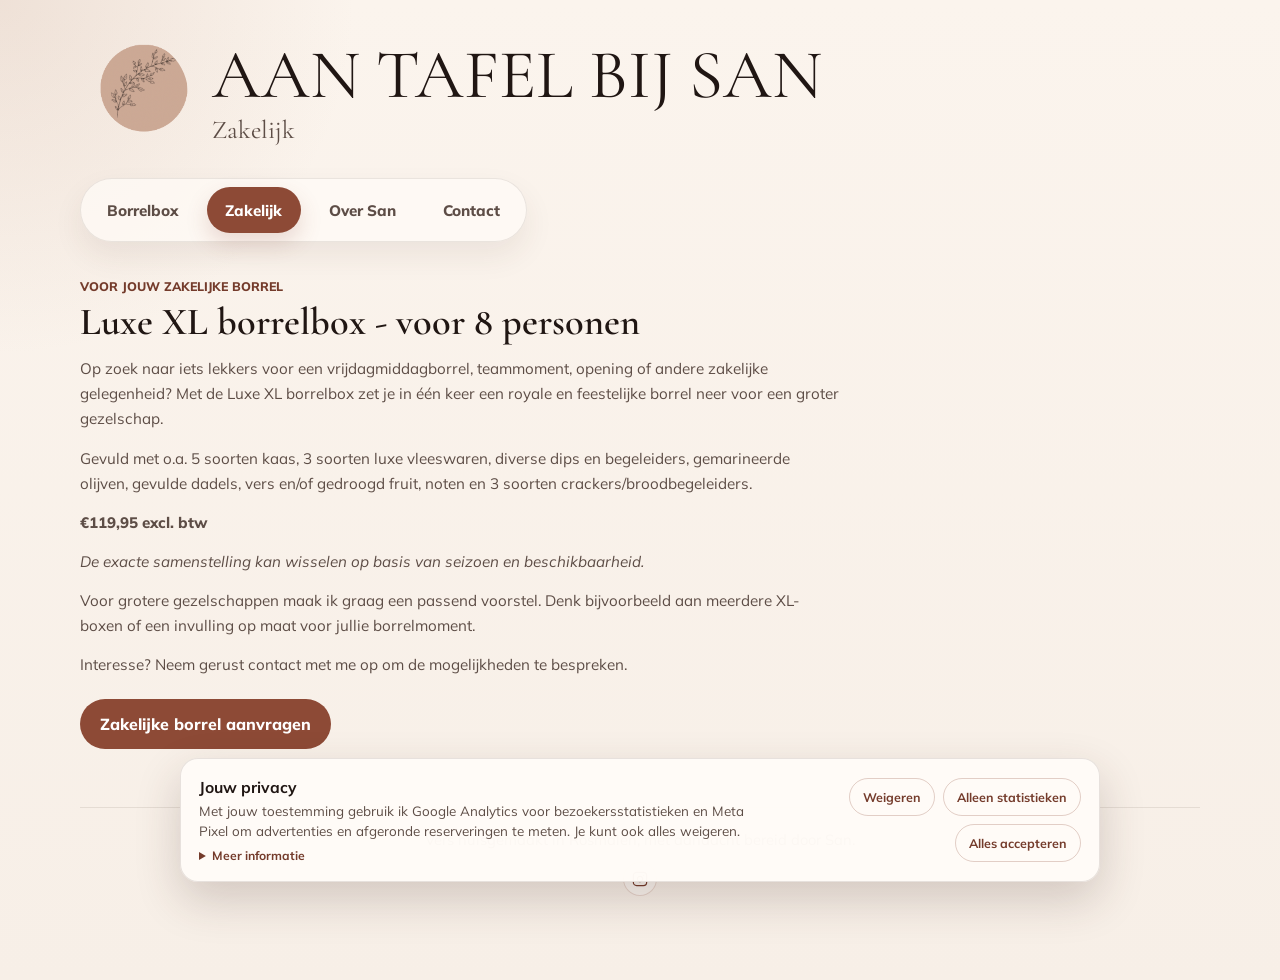
<file: zakelijk.html>
<!doctype html>
<html lang="nl">
  <head>
    <meta charset="UTF-8" />
    <meta name="viewport" content="width=device-width, initial-scale=1.0" />
    <title>Zakelijke borrelbox | Aan Tafel Bij San</title>
    <meta
      name="description"
      content="Luxe XL borrelbox voor 8 personen of een zakelijke borrel op maat van Aan Tafel Bij San."
    />
    <link rel="preconnect" href="https://fonts.googleapis.com" />
    <link rel="preconnect" href="https://fonts.gstatic.com" crossorigin />
    <link
      href="https://fonts.googleapis.com/css2?family=Cormorant+Garamond:wght@400;500;600;700&family=Mulish:wght@400;600;700;800&display=swap"
      rel="stylesheet"
    />
    <link rel="stylesheet" href="styles.css?v=20261013-cookie-consent" />
    <style>
      .page {
        padding: 40px 0 84px;
      }

      .brand-header {
        margin-bottom: 30px;
      }

      .top-nav {
        display: flex;
        justify-content: flex-start;
        margin: 0 0 28px;
      }

      .top-tabs {
        display: inline-flex;
        flex-wrap: wrap;
        gap: 10px;
        padding: 8px;
        border: 1px solid rgba(63, 42, 34, 0.1);
        border-radius: 999px;
        background: rgba(255, 251, 247, 0.72);
        box-shadow: 0 14px 30px rgba(79, 54, 42, 0.08);
      }

      .top-tab {
        display: inline-flex;
        align-items: center;
        justify-content: center;
        min-height: 46px;
        padding: 0.78rem 1.15rem;
        border-radius: 999px;
        color: var(--muted);
        text-decoration: none;
        font-size: 0.95rem;
        font-weight: 800;
        transition: transform 160ms ease, background 160ms ease, color 160ms ease;
      }

      .top-tab:hover,
      .top-tab:focus-visible {
        transform: translateY(-2px);
        color: var(--ink);
      }

      .top-tab.is-active {
        background: var(--instagram);
        color: #fff;
        box-shadow: 0 10px 22px rgba(141, 74, 54, 0.18);
      }

      .business-layout {
        max-width: 760px;
      }

      .business-copy {
        padding: 8px 0 24px;
      }

      .business-kicker {
        margin: 0;
        color: var(--instagram-dark);
        font-size: 0.78rem;
        font-weight: 800;
        text-transform: uppercase;
      }

      .business-title {
        margin: 8px 0 0;
        font-family: "Cormorant Garamond", serif;
        font-size: clamp(2rem, 3vw, 2.55rem);
        font-weight: 600;
        line-height: 1.05;
      }

      .business-copy p:not(.business-kicker) {
        margin: 14px 0 0;
        color: var(--muted);
        font-size: 0.95rem;
        line-height: 1.65;
      }

      .business-copy .business-price {
        margin-top: 18px;
        color: var(--ink);
        font-size: 1.12rem;
        font-weight: 800;
      }

      .business-copy .business-detail {
        font-size: 0.86rem;
        font-style: italic;
      }

      .business-button {
        display: inline-flex;
        align-items: center;
        justify-content: center;
        min-height: 50px;
        margin-top: 22px;
        padding: 0.8rem 1.25rem;
        border-radius: 999px;
        background: var(--instagram);
        color: #fff;
        font-weight: 800;
        text-align: center;
        text-decoration: none;
        transition: background 160ms ease, transform 160ms ease;
      }

      .business-button:hover,
      .business-button:focus-visible {
        background: var(--instagram-dark);
        transform: translateY(-2px);
      }

      .page-footer {
        margin-top: 34px;
        padding: 20px 8px 0;
        border-top: 1px solid rgba(63, 42, 34, 0.1);
        color: var(--muted);
        font-size: 0.92rem;
        line-height: 1.6;
        text-align: center;
      }

      @media (max-width: 640px) {
        .page {
          padding-top: 28px;
          padding-bottom: 52px;
        }
      }
    </style>
    <script defer src="cookie-consent.js?v=20261013-meta-pixel"></script>
  </head>
  <body>
    <main class="page">
      <header class="brand-header">
        <div class="brand-seal" aria-hidden="true">
          <img src="brand-seal.png" alt="" />
        </div>
        <div class="brand-copy">
          <h1>Aan Tafel Bij San</h1>
          <p class="subtitle">Zakelijk</p>
        </div>
      </header>

      <div class="top-nav" aria-label="Navigatie">
        <nav class="top-tabs">
          <a class="top-tab" href="index.html">Borrelbox</a>
          <a class="top-tab is-active" href="zakelijk.html" aria-current="page">Zakelijk</a>
          <a class="top-tab" href="over-san.html">Over San</a>
          <a class="top-tab" href="contact.html">Contact</a>
        </nav>
      </div>

      <section class="business-layout" aria-labelledby="businessTitle">
        <div class="business-copy">
          <p class="business-kicker">Voor jouw zakelijke borrel</p>
          <h2 class="business-title" id="businessTitle">Luxe XL borrelbox - voor 8 personen</h2>
          <p>
            Op zoek naar iets lekkers voor een vrijdagmiddagborrel, teammoment, opening of andere
            zakelijke gelegenheid? Met de Luxe XL borrelbox zet je in één keer een royale en
            feestelijke borrel neer voor een groter gezelschap.
          </p>
          <p>
            Gevuld met o.a. 5 soorten kaas, 3 soorten luxe vleeswaren, diverse dips en begeleiders,
            gemarineerde olijven, gevulde dadels, vers en/of gedroogd fruit, noten en 3 soorten
            crackers/broodbegeleiders.
          </p>
          <p class="business-price">€119,95 excl. btw</p>
          <p class="business-detail">De exacte samenstelling kan wisselen op basis van seizoen en beschikbaarheid.</p>
          <p>
            Voor grotere gezelschappen maak ik graag een passend voorstel. Denk bijvoorbeeld aan
            meerdere XL-boxen of een invulling op maat voor jullie borrelmoment.
          </p>
          <p>Interesse? Neem gerust contact met me op om de mogelijkheden te bespreken.</p>
          <a class="business-button" href="contact.html?aanvraag=xl#contactForm">Zakelijke borrel aanvragen</a>
        </div>
      </section>

      <footer class="page-footer">
        <p>Vers huisgemaakt in Rosmalen, met aandacht bereid door San.</p>
        <a class="footer-instagram" href="https://www.instagram.com/aantafelbijsan/" target="_blank" rel="noopener noreferrer" aria-label="Aan Tafel bij San op Instagram">
          <svg viewBox="0 0 24 24" aria-hidden="true"><rect x="2" y="2" width="20" height="20" rx="5" /><path d="M16 11.37A4 4 0 1 1 12.63 8 4 4 0 0 1 16 11.37z" /><path d="M17.5 6.5h.01" /></svg>
        </a>
      </footer>
    </main>
  </body>
</html>
</file>
<file: styles.css>
:root {
  --bg: #f7efe7;
  --paper: rgba(255, 250, 245, 0.78);
  --paper-strong: #f2e4d8;
  --ink: #201613;
  --muted: #5d4d46;
  --line: rgba(63, 42, 34, 0.12);
  --shadow: 0 28px 70px rgba(79, 54, 42, 0.11);
  --whatsapp: #1f8f53;
  --whatsapp-dark: #187444;
  --instagram: #8d4a36;
  --instagram-dark: #743b2b;
}

* {
  box-sizing: border-box;
}

body {
  margin: 0;
  min-height: 100vh;
  background:
    radial-gradient(circle at top left, rgba(207, 176, 158, 0.28), transparent 22%),
    linear-gradient(180deg, #fbf4ed 0%, #f7efe7 100%);
  color: var(--ink);
  font-family: "Mulish", sans-serif;
}

.page {
  width: min(1120px, calc(100% - 32px));
  margin: 0 auto;
  padding: 28px 0 56px;
}

.brand-header,
.hero-layout {
  display: grid;
  gap: 24px;
}

.brand-header {
  grid-template-columns: 108px minmax(0, 1fr);
  align-items: center;
  gap: 24px;
  margin-bottom: 40px;
}

.brand-seal {
  width: 108px;
  height: 108px;
  border-radius: 50%;
  overflow: hidden;
}

.brand-seal img {
  width: 100%;
  height: 100%;
  object-fit: cover;
  display: block;
}

.brand-copy {
  min-width: 0;
}

h1,
.subtitle,
.week-line,
.price,
.payment-note,
.about-kicker,
.summary-title {
  font-family: "Cormorant Garamond", serif;
}

h1 {
  margin: 0;
  font-size: clamp(2.8rem, 5.4vw, 4.6rem);
  line-height: 0.9;
  font-weight: 400;
  text-transform: uppercase;
}

.subtitle {
  margin: 10px 0 0;
  font-size: clamp(1.25rem, 2vw, 1.8rem);
  line-height: 1.08;
  color: var(--muted);
}

.preview-note {
  display: none;
  align-items: center;
  margin: 14px 0 0;
  padding: 0.45rem 0.8rem;
  border-radius: 999px;
  background: rgba(141, 74, 54, 0.08);
  color: var(--instagram-dark);
  font-size: 0.82rem;
  font-weight: 700;
  letter-spacing: 0.02em;
}

.preview-note.is-visible {
  display: inline-flex;
}

.hero-layout {
  grid-template-columns: minmax(0, 1.15fr) minmax(280px, 0.85fr);
  align-items: start;
  gap: 28px;
}

.menu-card,
.order-card {
  border: 1px solid var(--line);
  box-shadow: var(--shadow);
}

.menu-card {
  padding: clamp(34px, 5vw, 54px);
  border-radius: 34px;
  background:
    linear-gradient(180deg, rgba(255, 250, 245, 0.96), rgba(243, 232, 221, 0.9)),
    linear-gradient(135deg, rgba(255, 255, 255, 0.35), transparent 40%);
  text-align: center;
}

.week-line {
  margin: 0;
  font-size: clamp(1.7rem, 3vw, 2.3rem);
  line-height: 1;
  color: var(--muted);
  letter-spacing: 0.01em;
  text-wrap: balance;
}

.local-note {
  margin: 16px 0 0;
  color: var(--muted);
  font-size: 0.95rem;
  letter-spacing: 0.04em;
  text-transform: uppercase;
}

.tagline {
  margin: 30px 0 0;
  font-size: clamp(1.35rem, 2vw, 1.62rem);
  font-style: italic;
  font-weight: 800;
  text-wrap: balance;
}

.menu-sentence {
  margin: 42px auto 0;
  max-width: 38ch;
  font-family: "Mulish", sans-serif;
  font-size: clamp(1.14rem, 1.45vw, 1.38rem);
  font-weight: 400;
  line-height: 1.5;
  color: var(--muted);
  text-wrap: balance;
  hyphens: auto;
}

.menu-sentence span {
  display: block;
}

#menuDishTitle {
  max-width: 100%;
  margin: 0 auto;
  color: var(--muted);
  font-weight: 400;
  line-height: inherit;
}

#menuDishDescription {
  max-width: 100%;
  margin: 0.35rem auto 0;
  font-size: inherit;
  line-height: inherit;
}

.invitation {
  margin: 38px 0 0;
  font-size: clamp(1.4rem, 2.1vw, 1.7rem);
  font-style: italic;
  font-weight: 800;
  text-wrap: balance;
}

.order-card {
  padding: 32px;
  border-radius: 30px;
  background: linear-gradient(180deg, rgba(255, 251, 247, 0.92), rgba(247, 239, 231, 0.82));
  backdrop-filter: blur(10px);
}

.order-label {
  margin: 0 0 10px;
  text-transform: uppercase;
  letter-spacing: 0.18em;
  font-size: 0.78rem;
  font-weight: 800;
  color: var(--muted);
}

.price {
  margin: 0;
  font-size: clamp(1.9rem, 2.5vw, 2.5rem);
  line-height: 1;
  font-weight: 700;
  text-wrap: balance;
}

.payment-note {
  margin: 4px 0 0;
  font-size: clamp(1.3rem, 1.8vw, 1.65rem);
  line-height: 1.08;
  font-style: italic;
  text-wrap: balance;
}

.details-list {
  margin: 24px 0 0;
  padding-left: 1.2rem;
  color: var(--muted);
  font-size: 0.96rem;
  line-height: 1.7;
}

.details-list li {
  margin: 8px 0;
}

.action-group {
  margin-top: 26px;
}

.whatsapp-button {
  display: inline-flex;
  align-items: center;
  justify-content: center;
  width: 100%;
  min-height: 56px;
  padding: 0.95rem 1.4rem;
  border-radius: 999px;
  background: var(--whatsapp);
  color: #fff;
  text-decoration: none;
  font-weight: 800;
  letter-spacing: 0.01em;
  box-shadow: 0 14px 32px rgba(31, 143, 83, 0.18);
  transition:
    transform 160ms ease,
    background 160ms ease;
}

.whatsapp-button:hover,
.whatsapp-button:focus-visible {
  transform: translateY(-2px);
  background: var(--whatsapp-dark);
}

.trust-note {
  margin: 12px 0 0;
  color: var(--muted);
  font-size: 0.92rem;
  line-height: 1.55;
  text-align: center;
}


.social-block {
  width: 100%;
  margin-top: 22px;
  padding: 18px 20px 20px;
  border: 1px solid rgba(141, 74, 54, 0.1);
  border-radius: 22px;
  background:
    linear-gradient(180deg, rgba(255, 251, 247, 0.96), rgba(245, 235, 227, 0.88)),
    linear-gradient(135deg, rgba(255, 255, 255, 0.35), transparent 55%);
  box-shadow: inset 0 1px 0 rgba(255, 255, 255, 0.55);
  display: flex;
  flex-direction: column;
  align-items: center;
  gap: 10px;
  text-align: center;
}

.social-label {
  margin: 0;
  color: var(--muted);
  font-size: 0.95rem;
  font-weight: 700;
  line-height: 1.4;
}

.social-note {
  margin: 0;
  max-width: 28ch;
  color: var(--muted);
  font-size: 0.92rem;
  line-height: 1.5;
}

.instagram-link {
  display: inline-flex;
  align-items: center;
  justify-content: center;
  width: 52px;
  height: 52px;
  min-height: 52px;
  padding: 0;
  border: 1px solid rgba(178, 83, 110, 0.14);
  border-radius: 50%;
  background: linear-gradient(180deg, rgba(255, 251, 247, 0.98), rgba(249, 239, 233, 0.96));
  color: var(--instagram);
  text-decoration: none;
  box-shadow: 0 10px 20px rgba(141, 74, 54, 0.08);
  transition:
    transform 160ms ease,
    border-color 160ms ease,
    color 160ms ease,
    box-shadow 160ms ease,
    background 160ms ease;
}

.instagram-link svg {
  width: 23px;
  height: 23px;
  fill: currentColor;
}

.instagram-link:hover,
.instagram-link:focus-visible {
  transform: translateY(-2px);
  border-color: rgba(178, 83, 110, 0.28);
  color: var(--instagram-dark);
  background: linear-gradient(180deg, rgba(255, 247, 245, 1), rgba(247, 234, 227, 0.98));
  box-shadow: 0 14px 24px rgba(141, 74, 54, 0.12);
}

.page-footer p {
  margin: 0;
}

.footer-instagram {
  display: inline-flex;
  align-items: center;
  justify-content: center;
  width: 34px;
  height: 34px;
  margin-top: 10px;
  border: 1px solid rgba(141, 74, 54, 0.2);
  border-radius: 50%;
  background: rgba(255, 251, 247, 0.55);
  color: var(--instagram-dark);
  text-decoration: none;
  transition: background 160ms ease, border-color 160ms ease, transform 160ms ease;
}

.footer-instagram svg {
  width: 16px;
  height: 16px;
  fill: none;
  stroke: currentColor;
  stroke-linecap: round;
  stroke-linejoin: round;
  stroke-width: 1.8;
}

.footer-instagram:hover,
.footer-instagram:focus-visible {
  border-color: rgba(141, 74, 54, 0.42);
  background: rgba(141, 74, 54, 0.08);
  transform: translateY(-2px);
}

.cookie-consent {
  position: fixed;
  z-index: 1000;
  right: 18px;
  bottom: 18px;
  left: 18px;
  display: flex;
  align-items: center;
  justify-content: space-between;
  gap: 20px;
  width: min(920px, calc(100% - 36px));
  margin: 0 auto;
  padding: 18px;
  border: 1px solid var(--line);
  border-radius: 18px;
  background: rgba(255, 251, 247, 0.98);
  box-shadow: 0 18px 46px rgba(63, 42, 34, 0.2);
  color: var(--ink);
}

.cookie-consent-copy {
  max-width: 570px;
}

.cookie-consent-copy strong {
  display: block;
  margin-bottom: 4px;
  font-size: 0.98rem;
}

.cookie-consent-copy p {
  margin: 0;
  color: var(--muted);
  font-size: 0.84rem;
  line-height: 1.5;
}

.cookie-consent-copy details {
  margin-top: 7px;
  color: var(--muted);
  font-size: 0.76rem;
}

.cookie-consent-copy summary {
  cursor: pointer;
  color: var(--instagram-dark);
  font-weight: 700;
}

.cookie-consent-copy details p {
  margin-top: 6px;
  font-size: 0.76rem;
}

.cookie-consent-actions {
  display: flex;
  flex-wrap: wrap;
  justify-content: flex-end;
  gap: 8px;
}

.cookie-consent-actions button,
.cookie-settings {
  min-height: 38px;
  padding: 0.58rem 0.82rem;
  border: 1px solid rgba(141, 74, 54, 0.25);
  border-radius: 999px;
  background: transparent;
  color: var(--instagram-dark);
  cursor: pointer;
  font: inherit;
  font-size: 0.78rem;
  font-weight: 700;
}

.cookie-consent-actions button:hover,
.cookie-consent-actions button:focus-visible,
.cookie-settings:hover,
.cookie-settings:focus-visible {
  background: rgba(141, 74, 54, 0.08);
}

.cookie-settings {
  position: fixed;
  z-index: 900;
  bottom: 10px;
  left: 10px;
  min-height: 32px;
  padding: 0.4rem 0.68rem;
  background: rgba(255, 251, 247, 0.92);
  font-size: 0.7rem;
}

.cookie-settings[hidden] {
  display: none;
}

@media (max-width: 720px) {
  .cookie-consent {
    align-items: stretch;
    flex-direction: column;
    gap: 14px;
  }

  .cookie-consent-actions {
    justify-content: stretch;
  }

  .cookie-consent-actions button {
    flex: 1 1 140px;
  }
}

.about-section {
  position: relative;
  margin-top: 28px;
  padding: clamp(22px, 4vw, 36px);
  border: 1px solid var(--line);
  border-radius: 34px;
  background:
    linear-gradient(180deg, rgba(255, 250, 245, 0.96), rgba(243, 232, 221, 0.9)),
    linear-gradient(135deg, rgba(255, 255, 255, 0.38), transparent 44%);
  box-shadow: var(--shadow);
  overflow: hidden;
}

.about-section::before {
  content: "";
  position: absolute;
  right: -80px;
  top: -90px;
  width: 230px;
  height: 230px;
  border-radius: 999px;
  background: rgba(207, 176, 158, 0.22);
}

.about-summary {
  position: relative;
  z-index: 1;
  display: grid;
  grid-template-columns: 88px minmax(0, 1fr);
  gap: 22px;
  align-items: center;
}

.summary-photo {
  display: block;
  width: 88px;
  height: 88px;
  border: 6px solid rgba(255, 250, 245, 0.78);
  border-radius: 50%;
  background: linear-gradient(180deg, rgba(242, 228, 216, 0.85), rgba(255, 250, 245, 0.9));
  object-fit: contain;
  box-shadow: 0 16px 36px rgba(79, 54, 42, 0.14);
}

.summary-copy {
  min-width: 0;
}

.about-kicker {
  margin: 0 0 10px;
  color: var(--instagram-dark);
  font-size: clamp(1.25rem, 2vw, 1.65rem);
  font-style: italic;
  font-weight: 700;
}

.summary-title {
  margin: 0;
  font-size: clamp(2.1rem, 4.4vw, 3.4rem);
  font-weight: 500;
  line-height: 0.95;
}

.summary-text {
  max-width: 68ch;
  margin: 10px 0 0;
  color: var(--muted);
  font-size: 1rem;
  line-height: 1.7;
}

.about-details {
  position: relative;
  z-index: 1;
  margin-top: 24px;
  border-top: 1px solid var(--line);
}

.about-toggle {
  display: flex;
  width: 100%;
  align-items: center;
  justify-content: space-between;
  gap: 18px;
  margin: 0;
  padding: 20px 0 0;
  border: 0;
  background: transparent;
  color: var(--instagram-dark);
  cursor: pointer;
  font: inherit;
  font-size: 0.92rem;
  font-weight: 800;
  letter-spacing: 0.03em;
  text-align: left;
  text-transform: uppercase;
}

.about-toggle::after {
  content: "+";
  display: inline-grid;
  flex: 0 0 auto;
  width: 34px;
  height: 34px;
  place-items: center;
  border: 1px solid rgba(141, 74, 54, 0.18);
  border-radius: 50%;
  background: rgba(255, 250, 245, 0.72);
  color: var(--instagram-dark);
  font-size: 1.35rem;
  line-height: 1;
}

.about-details[open] .about-toggle::after {
  content: "-";
}

.about-body {
  display: grid;
  grid-template-columns: minmax(130px, 0.28fr) minmax(0, 1fr);
  gap: clamp(18px, 3vw, 30px);
  align-items: start;
  padding-top: 26px;
}

.photo-wrap {
  margin: 0;
}

.photo-frame {
  position: relative;
  isolation: isolate;
  max-width: 160px;
  margin: 0 auto;
}

.photo-frame::before {
  content: "";
  position: absolute;
  inset: 12px -12px -12px 12px;
  z-index: -1;
  border-radius: 24px;
  background: var(--paper-strong);
}

.about-photo {
  display: block;
  width: 100%;
  aspect-ratio: 4 / 5;
  padding: 10px;
  border-radius: 24px;
  background: linear-gradient(180deg, rgba(242, 228, 216, 0.82), rgba(255, 250, 245, 0.9));
  object-fit: contain;
  object-position: center;
  box-shadow: 0 22px 54px rgba(79, 54, 42, 0.16);
}

.about-copy {
  position: relative;
  z-index: 1;
}

.about-title {
  margin: 0;
  color: var(--instagram-dark);
  font-size: 1.25rem;
  font-weight: 800;
  letter-spacing: 0.08em;
  line-height: 1.3;
  text-transform: uppercase;
}

.about-text {
  max-width: 62ch;
  margin-top: 22px;
  color: var(--muted);
  font-size: 0.98rem;
  line-height: 1.78;
}

.about-text p {
  margin: 0;
}

.about-text p + p {
  margin-top: 1.05rem;
}

code {
  font-family: ui-monospace, SFMono-Regular, Menlo, monospace;
}

@media (max-width: 860px) {
  .brand-header,
  .hero-layout,
  .about-summary,
  .about-body {
    grid-template-columns: 1fr;
  }

  .brand-header {
    justify-items: center;
    text-align: center;
    gap: 18px;
  }

  .preview-note {
    justify-content: center;
  }

  .about-summary {
    text-align: center;
  }

  .summary-photo {
    margin: 0 auto;
  }

  h1 {
    font-size: clamp(2.4rem, 9vw, 4rem);
  }
}

@media (max-width: 640px) {
  .page {
    width: min(100% - 20px, 1120px);
    padding-top: 18px;
  }

  .menu-card,
  .order-card,
  .about-section {
    border-radius: 24px;
  }

  .menu-card {
    padding: 26px 20px;
  }

  .menu-sentence {
    margin-top: 44px;
  }
}
</file>
